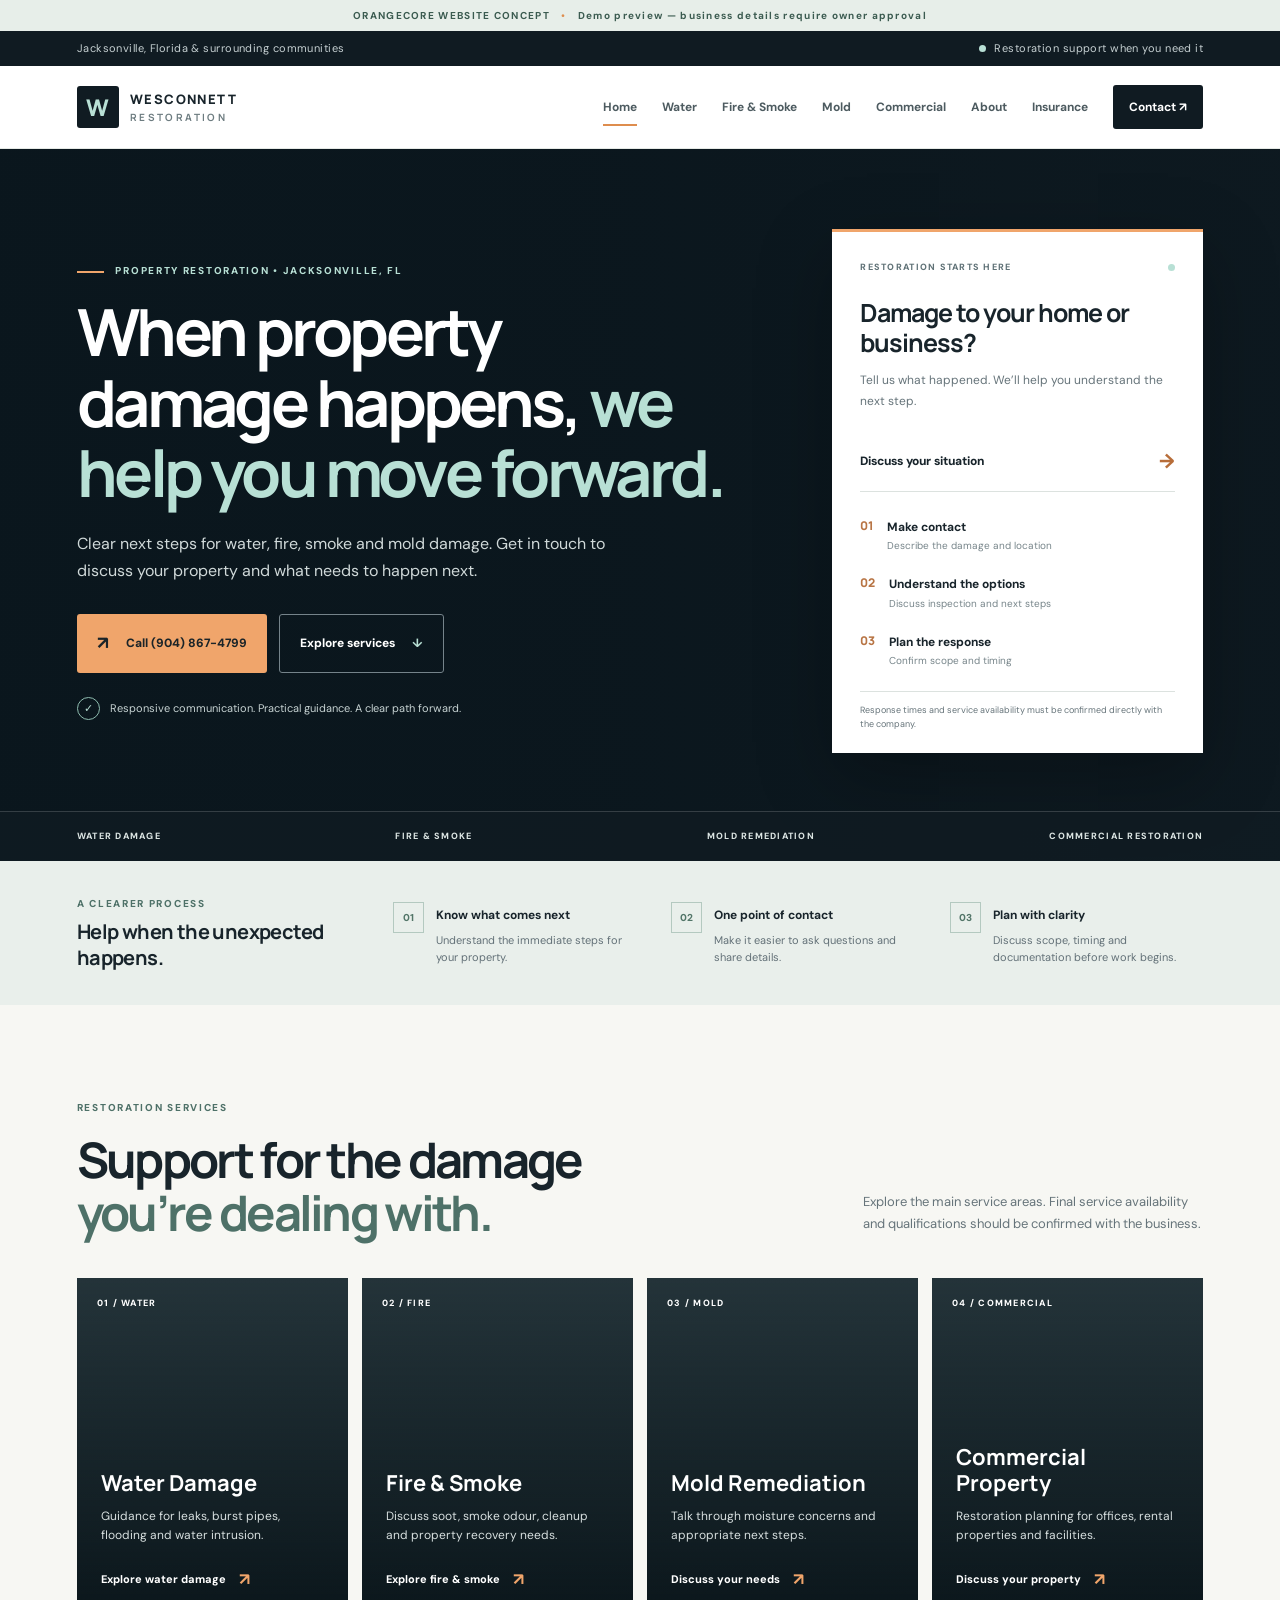
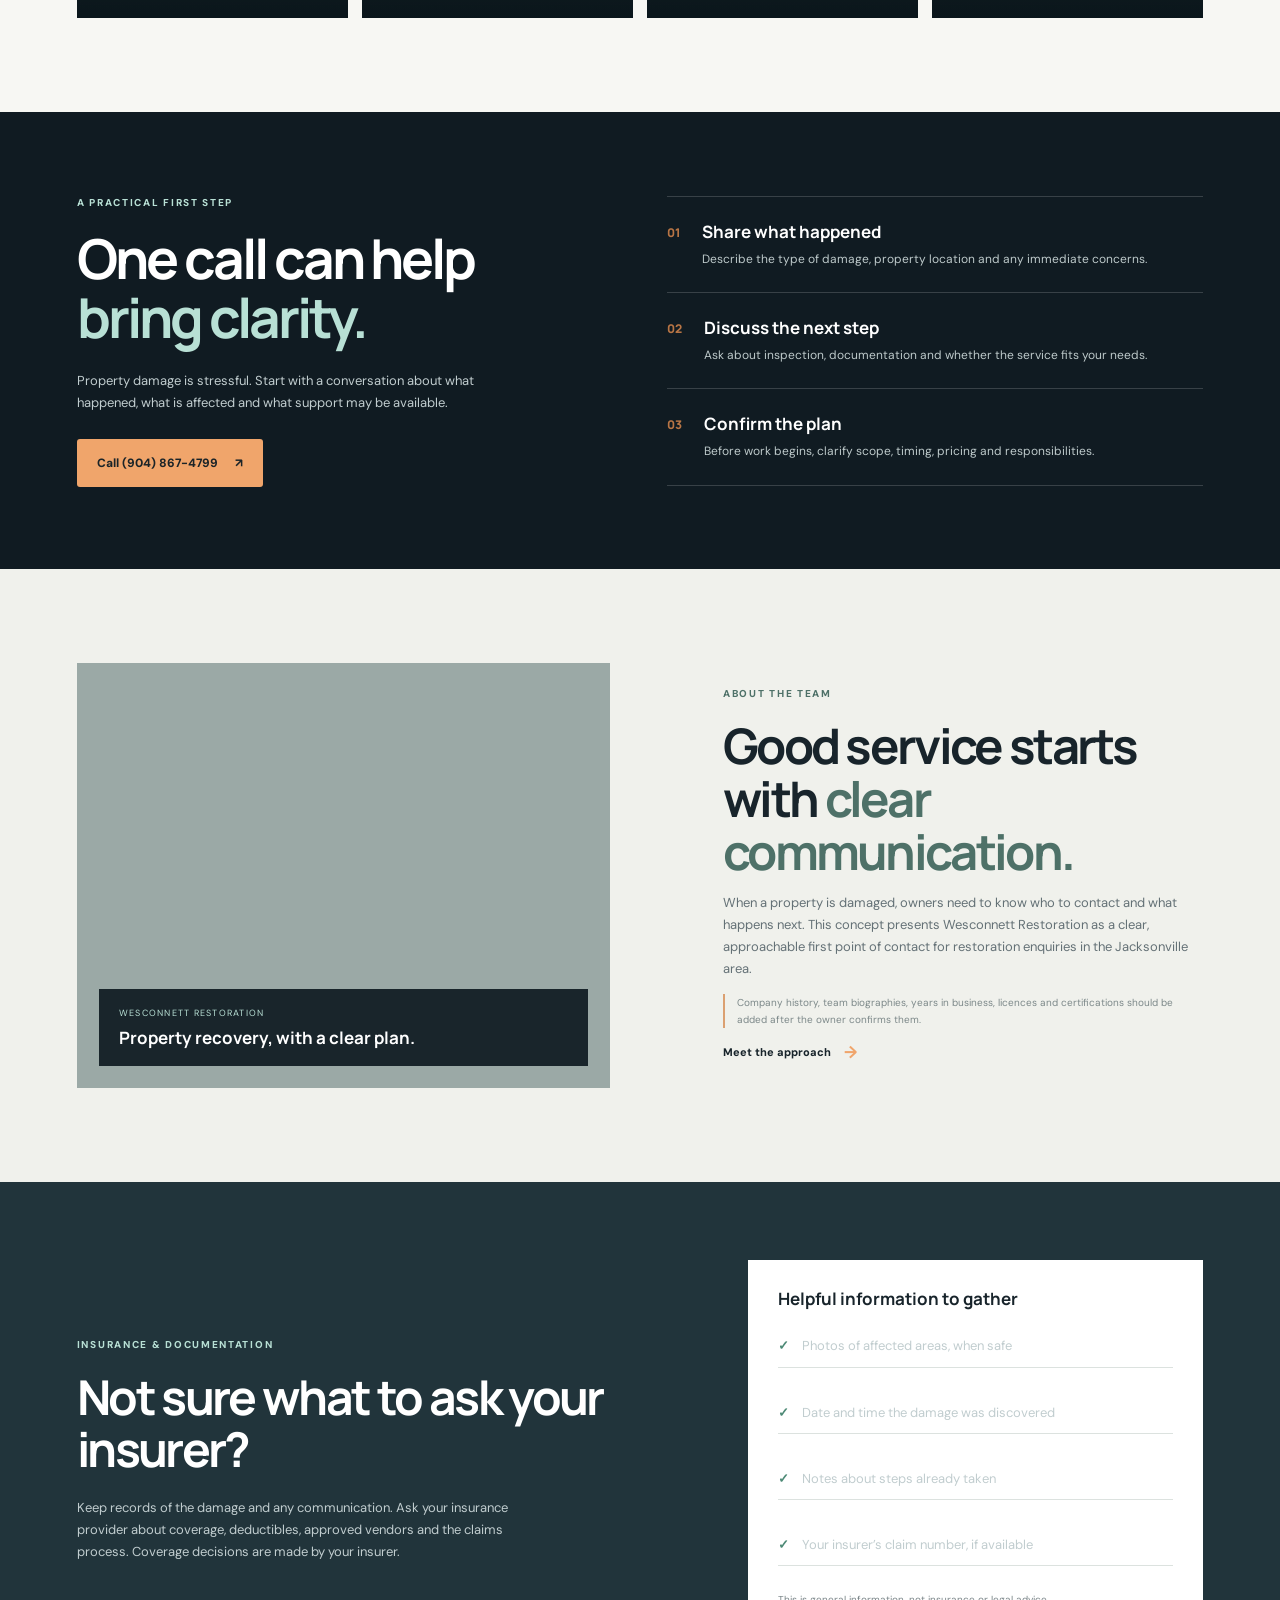
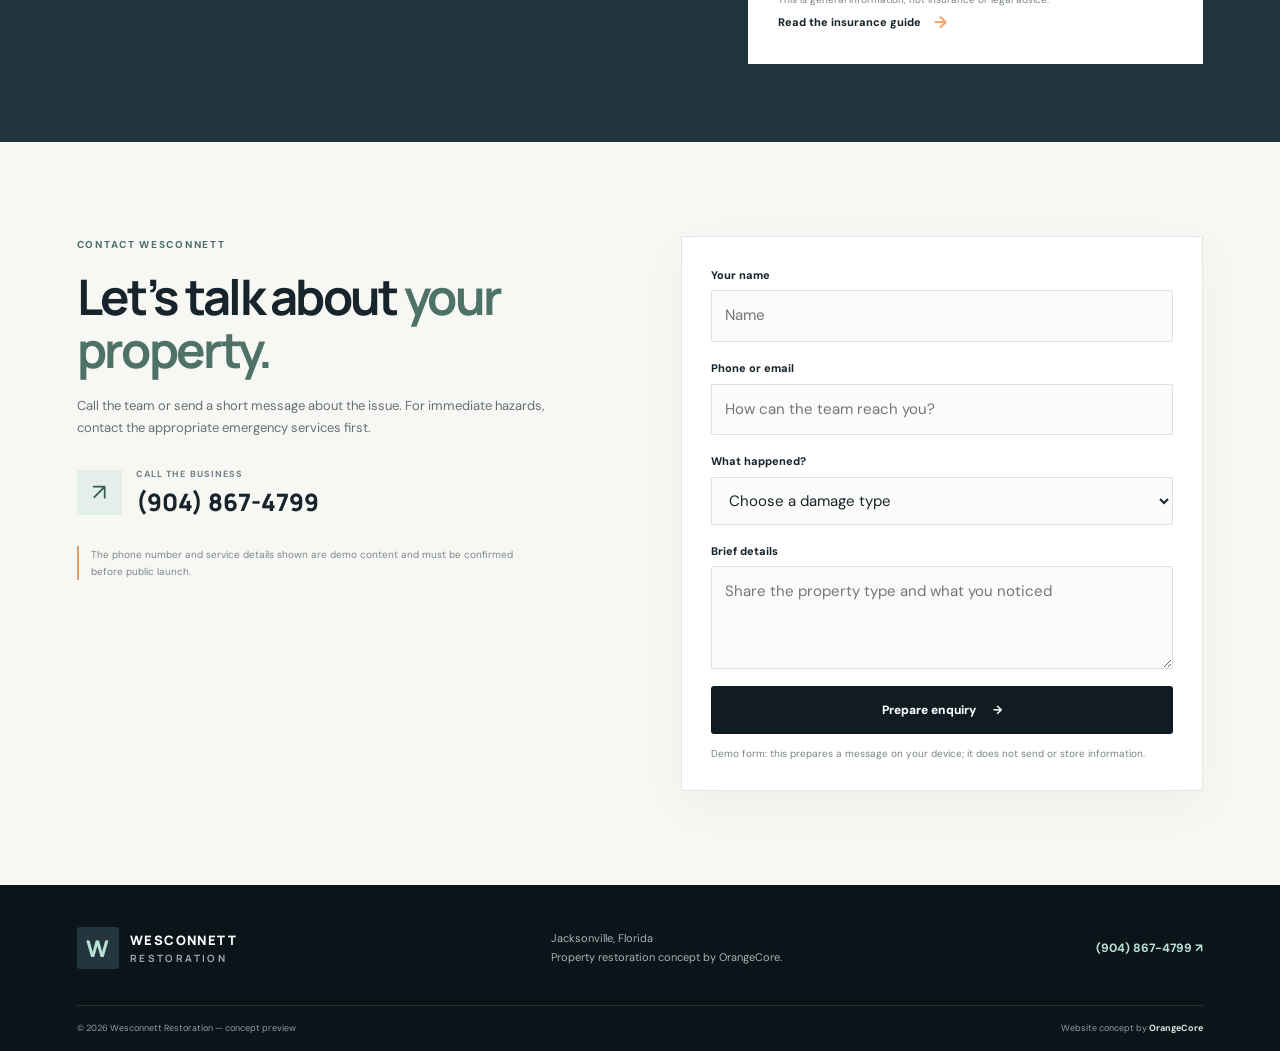
<file: index.html>
<!doctype html>
<html lang="en">
<head>
<meta charset="utf-8"><meta name="viewport" content="width=device-width,initial-scale=1">
<meta name="theme-color" content="#101b22">
<meta name="description" content="Wesconnett Restoration — a website concept for a Jacksonville-area property restoration company.">
<title>Wesconnett Restoration | Jacksonville Restoration Concept</title>
<link rel="preconnect" href="https://fonts.googleapis.com"><link rel="preconnect" href="https://fonts.gstatic.com" crossorigin>
<link href="https://fonts.googleapis.com/css2?family=DM+Sans:wght@400;500;600;700&family=Manrope:wght@400;500;600;700;800&display=swap" rel="stylesheet">
<link rel="stylesheet" href="css/main.css">
</head>
<body>
<div class="concept-bar">ORANGECORE WEBSITE CONCEPT <span>•</span> Demo preview — business details require owner approval</div>
<div class="topline"><div class="wrap top-line-inner"><span>Jacksonville, Florida & surrounding communities</span><span class="availability"><i></i> Restoration support when you need it</span></div></div>
<header class="site-header"><div class="wrap nav-wrap">
<a class="brand" href="index.html" aria-label="Wesconnett Restoration home"><span class="brand-icon">W</span><span class="brand-copy">WESCONNETT <b>RESTORATION</b></span></a>
<button class="menu-toggle" aria-label="Open navigation" aria-expanded="false">☰</button>
<nav class="nav" aria-label="Main navigation">
<a class="active" href="index.html">Home</a><a href="water-damage.html">Water</a><a href="fire-smoke.html">Fire & Smoke</a><a href="mold-remediation.html">Mold</a><a href="commercial-restoration.html">Commercial</a><a href="about.html">About</a><a href="insurance-guide.html">Insurance</a><a class="nav-call" href="contact.html">Contact ↗</a>
</nav></div></header>
<main>
<section class="hero"><div class="hero-shade"></div><div class="wrap hero-grid"><div class="hero-copy">
<div class="eyebrow light"><span></span> PROPERTY RESTORATION • JACKSONVILLE, FL</div>
<h1>When property damage happens, <em>we help you move forward.</em></h1>
<p>Clear next steps for water, fire, smoke and mold damage. Get in touch to discuss your property and what needs to happen next.</p>
<div class="hero-actions"><a class="btn btn-accent" href="tel:+19048674799"><span class="phone-symbol">↗</span> Call (904) 867-4799</a><a class="btn btn-ghost" href="#services">Explore services <span>↓</span></a></div>
<div class="hero-note"><span class="shield">✓</span><span>Responsive communication. Practical guidance. A clear path forward.</span></div>
</div><div class="hero-card"><div class="card-top"><span class="card-kicker">RESTORATION STARTS HERE</span><span class="pulse"></span></div><h2>Damage to your home or business?</h2><p>Tell us what happened. We’ll help you understand the next step.</p><a class="card-link" href="#contact">Discuss your situation <span>→</span></a><div class="card-divider"></div><div class="mini-step"><span>01</span><div><b>Make contact</b><small>Describe the damage and location</small></div></div><div class="mini-step"><span>02</span><div><b>Understand the options</b><small>Discuss inspection and next steps</small></div></div><div class="mini-step"><span>03</span><div><b>Plan the response</b><small>Confirm scope and timing</small></div></div><p class="demo-disclaimer">Response times and service availability must be confirmed directly with the company.</p></div></div><div class="hero-bottom"><div class="wrap hero-bottom-inner"><span>WATER DAMAGE</span><span>FIRE & SMOKE</span><span>MOLD REMEDIATION</span><span>COMMERCIAL RESTORATION</span></div></div></section>
<section class="trust-strip"><div class="wrap trust-grid"><div class="trust-intro"><span class="eyebrow">A CLEARER PROCESS</span><h2>Help when the unexpected happens.</h2></div><div class="trust-item"><span class="trust-icon">01</span><div><b>Know what comes next</b><p>Understand the immediate steps for your property.</p></div></div><div class="trust-item"><span class="trust-icon">02</span><div><b>One point of contact</b><p>Make it easier to ask questions and share details.</p></div></div><div class="trust-item"><span class="trust-icon">03</span><div><b>Plan with clarity</b><p>Discuss scope, timing and documentation before work begins.</p></div></div></div></section>
<section id="services" class="section services-section"><div class="wrap"><div class="section-heading"><div><span class="eyebrow">RESTORATION SERVICES</span><h2>Support for the damage<br><em>you’re dealing with.</em></h2></div><p>Explore the main service areas. Final service availability and qualifications should be confirmed with the business.</p></div><div class="service-grid">
<a class="service-card water-card" href="water-damage.html"><div class="service-number">01 / WATER</div><div class="service-content"><h3>Water Damage</h3><p>Guidance for leaks, burst pipes, flooding and water intrusion.</p><span class="text-link">Explore water damage <b>↗</b></span></div></a>
<a class="service-card fire-card" href="fire-smoke.html"><div class="service-number">02 / FIRE</div><div class="service-content"><h3>Fire & Smoke</h3><p>Discuss soot, smoke odour, cleanup and property recovery needs.</p><span class="text-link">Explore fire & smoke <b>↗</b></span></div></a>
<a class="service-card mold-card" href="mold-remediation.html"><div class="service-number">03 / MOLD</div><div class="service-content"><h3>Mold Remediation</h3><p>Talk through moisture concerns and appropriate next steps.</p><span class="text-link">Discuss your needs <b>↗</b></span></div></a>
<a class="service-card commercial-card" href="commercial-restoration.html"><div class="service-number">04 / COMMERCIAL</div><div class="service-content"><h3>Commercial Property</h3><p>Restoration planning for offices, rental properties and facilities.</p><span class="text-link">Discuss your property <b>↗</b></span></div></a>
</div></div></section>
<section class="process-section"><div class="wrap process-grid"><div class="process-copy"><span class="eyebrow light">A PRACTICAL FIRST STEP</span><h2>One call can help<br><em>bring clarity.</em></h2><p>Property damage is stressful. Start with a conversation about what happened, what is affected and what support may be available.</p><a class="btn btn-accent" href="tel:+19048674799">Call (904) 867-4799 <span>↗</span></a></div><div class="process-list"><div class="process-row"><span>01</span><div><h3>Share what happened</h3><p>Describe the type of damage, property location and any immediate concerns.</p></div></div><div class="process-row"><span>02</span><div><h3>Discuss the next step</h3><p>Ask about inspection, documentation and whether the service fits your needs.</p></div></div><div class="process-row"><span>03</span><div><h3>Confirm the plan</h3><p>Before work begins, clarify scope, timing, pricing and responsibilities.</p></div></div></div></div></section>
<section id="about" class="section about-section"><div class="wrap about-grid"><div class="about-image"><div class="image-caption"><span>WESCONNETT RESTORATION</span><b>Property recovery, with a clear plan.</b></div></div><div class="about-copy"><span class="eyebrow">ABOUT THE TEAM</span><h2>Good service starts with <em>clear communication.</em></h2><p>When a property is damaged, owners need to know who to contact and what happens next. This concept presents Wesconnett Restoration as a clear, approachable first point of contact for restoration enquiries in the Jacksonville area.</p><p class="small-note">Company history, team biographies, years in business, licences and certifications should be added after the owner confirms them.</p><a class="text-link" href="about.html">Meet the approach <b>→</b></a></div></div></section>
<section id="insurance" class="insurance-section"><div class="wrap insurance-grid"><div><span class="eyebrow light">INSURANCE & DOCUMENTATION</span><h2>Not sure what to ask your insurer?</h2><p>Keep records of the damage and any communication. Ask your insurance provider about coverage, deductibles, approved vendors and the claims process. Coverage decisions are made by your insurer.</p></div><div class="insurance-checklist"><h3>Helpful information to gather</h3><p><span>✓</span> Photos of affected areas, when safe</p><p><span>✓</span> Date and time the damage was discovered</p><p><span>✓</span> Notes about steps already taken</p><p><span>✓</span> Your insurer’s claim number, if available</p><small>This is general information, not insurance or legal advice.</small><a class="text-link" href="insurance-guide.html">Read the insurance guide <b>→</b></a></div></div></section>
<section id="contact" class="section contact-section"><div class="wrap contact-grid"><div class="contact-copy"><span class="eyebrow">CONTACT WESCONNETT</span><h2>Let’s talk about <em>your property.</em></h2><p>Call the team or send a short message about the issue. For immediate hazards, contact the appropriate emergency services first.</p><div class="contact-phone"><span class="phone-bubble">↗</span><div><small>CALL THE BUSINESS</small><a href="tel:+19048674799">(904) 867-4799</a></div></div><p class="small-note">The phone number and service details shown are demo content and must be confirmed before public launch.</p></div><form class="contact-form" id="enquiry-form"><label for="name">Your name</label><input id="name" name="name" autocomplete="name" placeholder="Name" required><label for="phone">Phone or email</label><input id="phone" name="phone" placeholder="How can the team reach you?" required><label for="damage">What happened?</label><select id="damage" name="damage" required><option value="">Choose a damage type</option><option>Water damage</option><option>Fire or smoke damage</option><option>Mold concern</option><option>Commercial property</option><option>Other</option></select><label for="message">Brief details</label><textarea id="message" name="message" rows="3" placeholder="Share the property type and what you noticed"></textarea><button class="btn btn-dark" type="submit">Prepare enquiry <span>→</span></button><p class="form-note" id="form-note">Demo form: this prepares a message on your device; it does not send or store information.</p></form></div></section>
</main>
<footer class="site-footer"><div class="wrap footer-main"><a class="brand brand-footer" href="index.html"><span class="brand-icon">W</span><span class="brand-copy">WESCONNETT <b>RESTORATION</b></span></a><p>Jacksonville, Florida<br>Property restoration concept by OrangeCore.</p><a href="tel:+19048674799">(904) 867-4799 ↗</a></div><div class="wrap footer-bottom"><span>© <span class="year">2026</span> Wesconnett Restoration — concept preview</span><span>Website concept by <b>OrangeCore</b></span></div></footer>
<script src="js/main.js"></script>
</body></html>
</file>
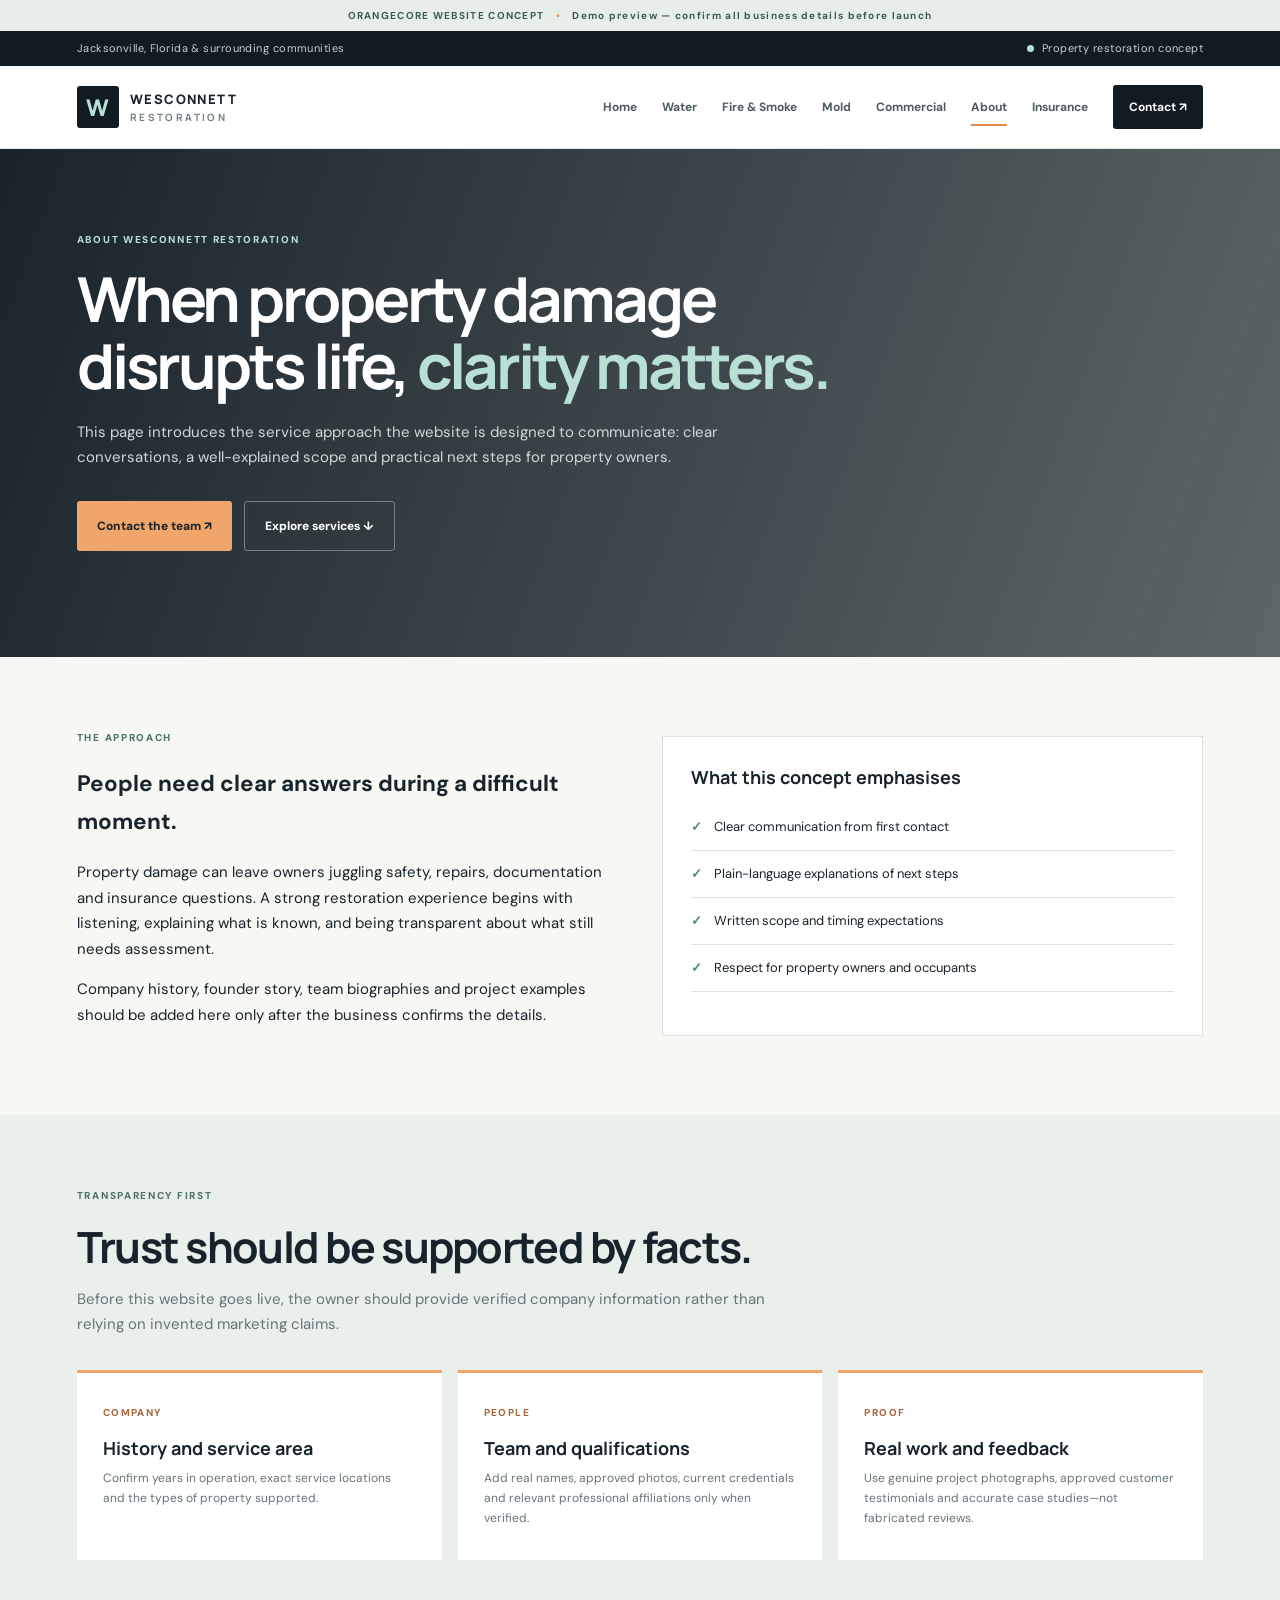
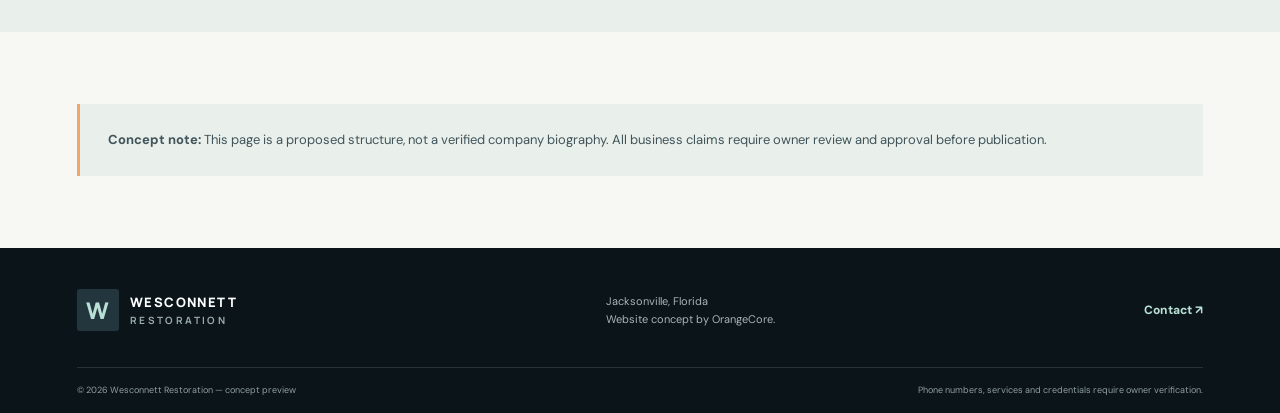
<file: about.html>
<!doctype html>
<html lang="en"><head><meta charset="utf-8"><meta name="viewport" content="width=device-width,initial-scale=1"><meta name="theme-color" content="#101b22"><meta name="description" content="About page concept for Wesconnett Restoration. Company history, staff, qualifications and service claims must be confirmed by the owner."><title>About Wesconnett Restoration | Website Concept</title><link rel="preconnect" href="https://fonts.googleapis.com"><link rel="preconnect" href="https://fonts.gstatic.com" crossorigin><link href="https://fonts.googleapis.com/css2?family=DM+Sans:wght@400;500;600;700&family=Manrope:wght@400;500;600;700;800&display=swap" rel="stylesheet"><link rel="stylesheet" href="css/main.css"><style>
.page-hero{padding:82px 0;color:#fff;background:linear-gradient(110deg,#101b22f5,#101b22a8),url('https://images.unsplash.com/photo-1518709594023-6eab9bab7b23?auto=format&fit=crop&w=1800&q=80') center/cover}.page-hero .wrap{max-width:1160px}.page-hero h1{font:700 clamp(38px,5vw,62px)/1.08 var(--display);letter-spacing:-.05em;max-width:800px;margin:0 0 20px}.page-hero h1 em{font-style:normal;color:var(--teal)}.page-hero p{max-width:660px;color:#d0d9d9}.page-section{padding:72px 0}.page-heading{max-width:720px;margin-bottom:32px}.page-heading h2{font:700 clamp(30px,4vw,43px)/1.15 var(--display);letter-spacing:-.04em;margin:0 0 14px}.page-heading p{color:var(--muted)}.feature-grid{display:grid;grid-template-columns:repeat(3,minmax(0,1fr));gap:16px}.feature-card{background:#fff;padding:26px;border-top:3px solid var(--orange);min-height:190px}.feature-card .num{font-size:10px;font-weight:800;letter-spacing:.14em;color:#a96639}.feature-card h3{font:700 18px/1.25 var(--display);margin:13px 0 8px}.feature-card p{font-size:12px;color:var(--muted);margin:0}.split-panel{display:grid;grid-template-columns:1fr 1fr;gap:44px;align-items:center}.panel-dark{background:var(--navy);color:#fff}.panel-dark p{color:#c4d0d1}.check-list{padding:0;list-style:none}.check-list li{padding:12px 0;border-bottom:1px solid var(--line);font-size:13px}.check-list li:before{content:'✓';font-weight:800;color:#4e8977;margin-right:12px}.panel-dark .check-list li{border-color:#ffffff24}.callout{padding:25px 28px;background:#e9efeb;border-left:3px solid var(--orange);color:#40545a;font-size:13px}.stat-row{display:grid;grid-template-columns:repeat(3,1fr);gap:1px;background:#dce2df;margin-top:32px}.stat-row div{background:#fff;padding:23px}.stat-row b{display:block;font:700 17px var(--display);margin-bottom:6px}.stat-row span{font-size:11px;color:var(--muted)}.guide-steps{counter-reset:guide;display:grid;grid-template-columns:1fr 1fr;gap:14px}.guide-step{background:#fff;padding:25px 25px 25px 64px;position:relative}.guide-step:before{counter-increment:guide;content:counter(guide,decimal-leading-zero);position:absolute;left:22px;top:25px;font:800 12px var(--display);color:#b87545}.guide-step h3{font:700 17px var(--display);margin:0 0 8px}.guide-step p{font-size:12px;color:var(--muted);margin:0}.about-band{background:#e9efeb}.contact-info-card{padding:28px;background:#fff;border:1px solid var(--line)}.contact-info-card h3{font:700 18px var(--display);margin:0 0 12px}.contact-info-card p{font-size:12px;color:var(--muted)}.contact-form{border-top:3px solid var(--orange)}.site-footer .nav{display:none}@media(max-width:760px){.page-hero{padding:62px 0}.page-section{padding:54px 0}.feature-grid,.split-panel,.guide-steps{grid-template-columns:1fr}.split-panel{gap:24px}.stat-row{grid-template-columns:1fr}.guide-step{padding-left:59px}.feature-card{min-height:0}}
</style></head><body><div class="concept-bar">ORANGECORE WEBSITE CONCEPT <span>•</span> Demo preview — confirm all business details before launch</div><div class="topline"><div class="wrap top-line-inner"><span>Jacksonville, Florida & surrounding communities</span><span class="availability"><i></i> Property restoration concept</span></div></div><header class="site-header"><div class="wrap nav-wrap"><a class="brand" href="index.html" aria-label="Wesconnett Restoration home"><span class="brand-icon">W</span><span class="brand-copy">WESCONNETT <b>RESTORATION</b></span></a><button class="menu-toggle" aria-label="Open navigation" aria-expanded="false">☰</button><nav class="nav" aria-label="Main navigation"><a  href="index.html">Home</a><a  href="water-damage.html">Water</a><a  href="fire-smoke.html">Fire & Smoke</a><a  href="mold-remediation.html">Mold</a><a  href="commercial-restoration.html">Commercial</a><a class="active" href="about.html">About</a><a  href="insurance-guide.html">Insurance</a><a class="nav-call " href="contact.html">Contact ↗</a></nav></div></header><main><section class="page-hero" style="background-image:linear-gradient(110deg,#101b22f5,#101b22a8),url('https://images.unsplash.com/photo-1600607687939-ce8a6c25118c?auto=format&fit=crop&w=1800&q=80')"><div class="wrap"><span class="eyebrow light">ABOUT WESCONNETT RESTORATION</span><h1>When property damage disrupts life, <em>clarity matters.</em></h1><p>This page introduces the service approach the website is designed to communicate: clear conversations, a well-explained scope and practical next steps for property owners.</p><div class="hero-actions"><a class="btn btn-accent" href="contact.html">Contact the team ↗</a><a class="btn btn-ghost" href="index.html#services">Explore services ↓</a></div></div></section><section class="page-section"><div class="wrap split-panel"><div><span class="eyebrow">THE APPROACH</span><h2>People need clear answers during a difficult moment.</h2><p>Property damage can leave owners juggling safety, repairs, documentation and insurance questions. A strong restoration experience begins with listening, explaining what is known, and being transparent about what still needs assessment.</p><p>Company history, founder story, team biographies and project examples should be added here only after the business confirms the details.</p></div><div class="contact-info-card"><h3>What this concept emphasises</h3><ul class="check-list"><li>Clear communication from first contact</li><li>Plain-language explanations of next steps</li><li>Written scope and timing expectations</li><li>Respect for property owners and occupants</li></ul></div></div></section><section class="page-section about-band"><div class="wrap"><div class="page-heading"><span class="eyebrow">TRANSPARENCY FIRST</span><h2>Trust should be supported by facts.</h2><p>Before this website goes live, the owner should provide verified company information rather than relying on invented marketing claims.</p></div><div class="feature-grid"><article class="feature-card"><span class="num">COMPANY</span><h3>History and service area</h3><p>Confirm years in operation, exact service locations and the types of property supported.</p></article><article class="feature-card"><span class="num">PEOPLE</span><h3>Team and qualifications</h3><p>Add real names, approved photos, current credentials and relevant professional affiliations only when verified.</p></article><article class="feature-card"><span class="num">PROOF</span><h3>Real work and feedback</h3><p>Use genuine project photographs, approved customer testimonials and accurate case studies—not fabricated reviews.</p></article></div></div></section><section class="page-section"><div class="wrap callout"><b>Concept note:</b> This page is a proposed structure, not a verified company biography. All business claims require owner review and approval before publication.</div></section></main><footer class="site-footer"><div class="wrap footer-main"><a class="brand brand-footer" href="index.html"><span class="brand-icon">W</span><span class="brand-copy">WESCONNETT <b>RESTORATION</b></span></a><p>Jacksonville, Florida<br>Website concept by OrangeCore.</p><a href="contact.html">Contact ↗</a></div><div class="wrap footer-bottom"><span>© <span class="year">2026</span> Wesconnett Restoration — concept preview</span><span>Phone numbers, services and credentials require owner verification.</span></div></footer><script src="js/main.js"></script></body></html>
</file>
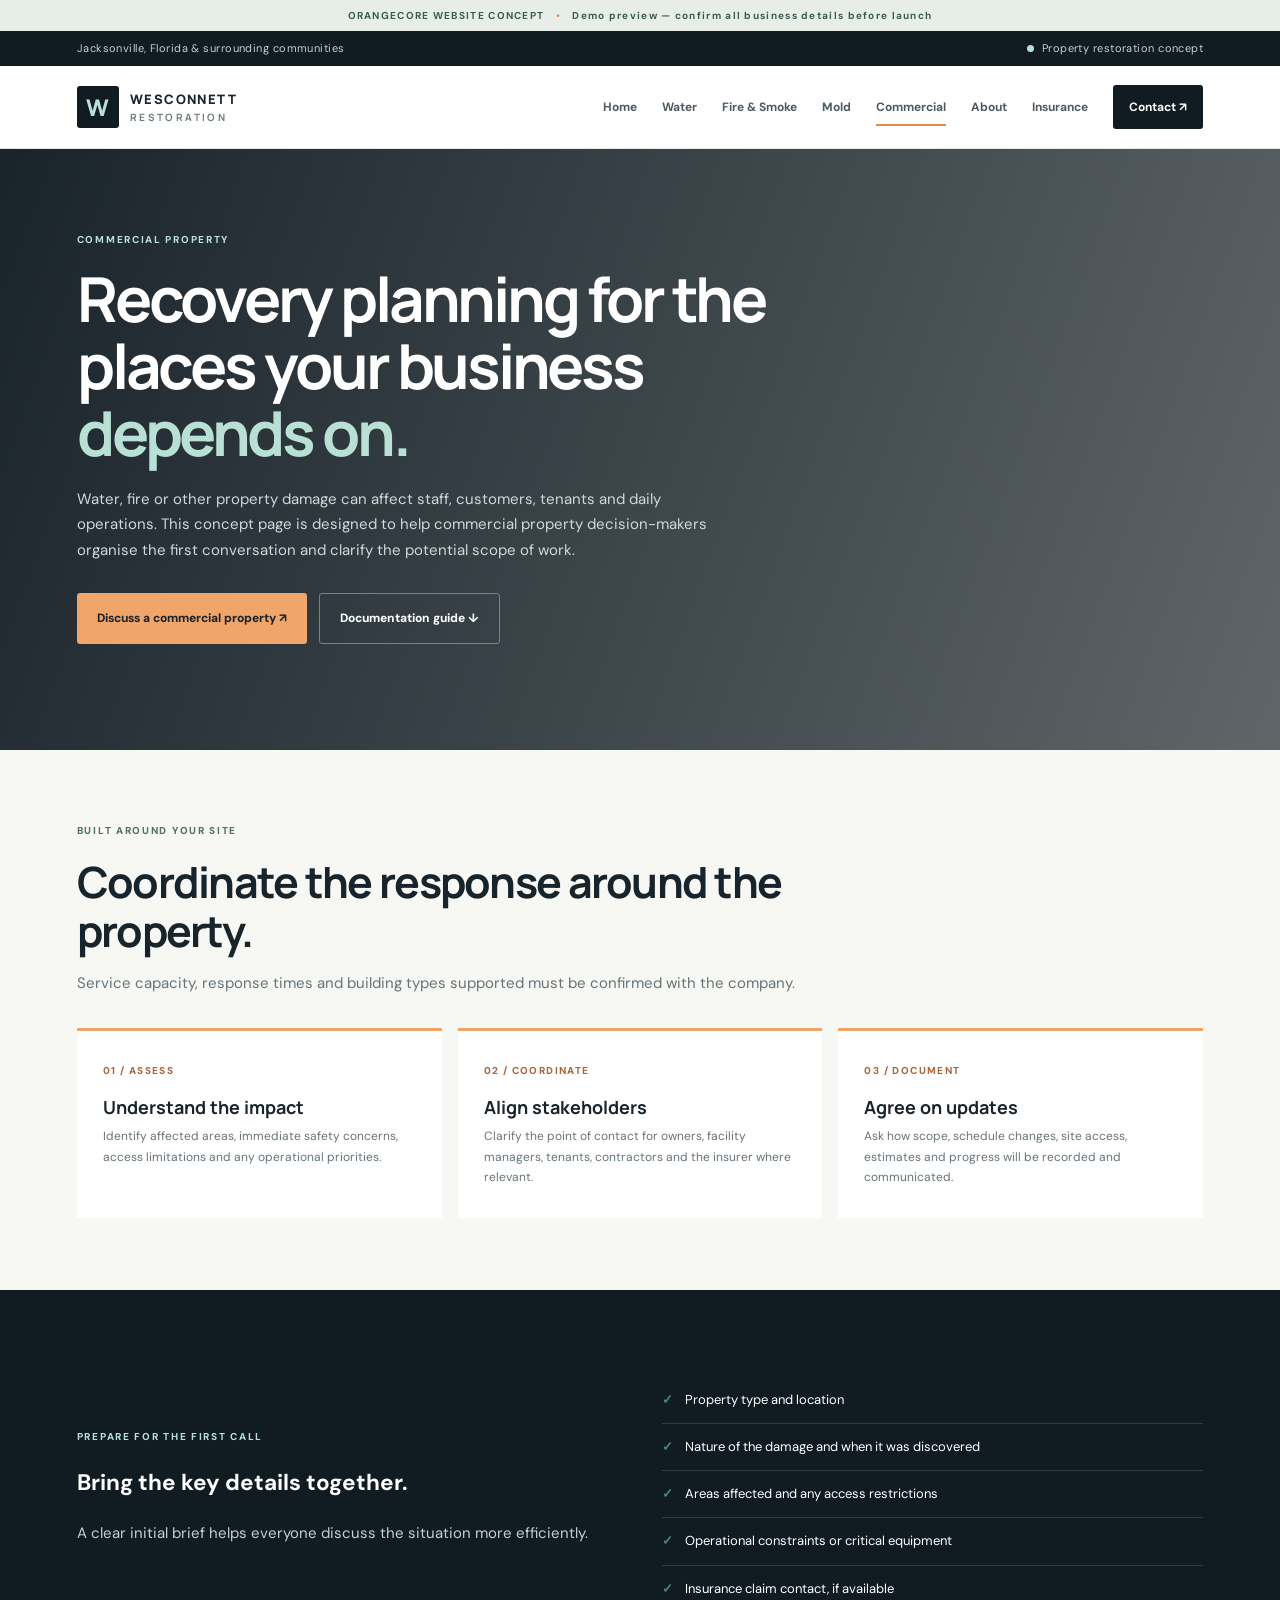
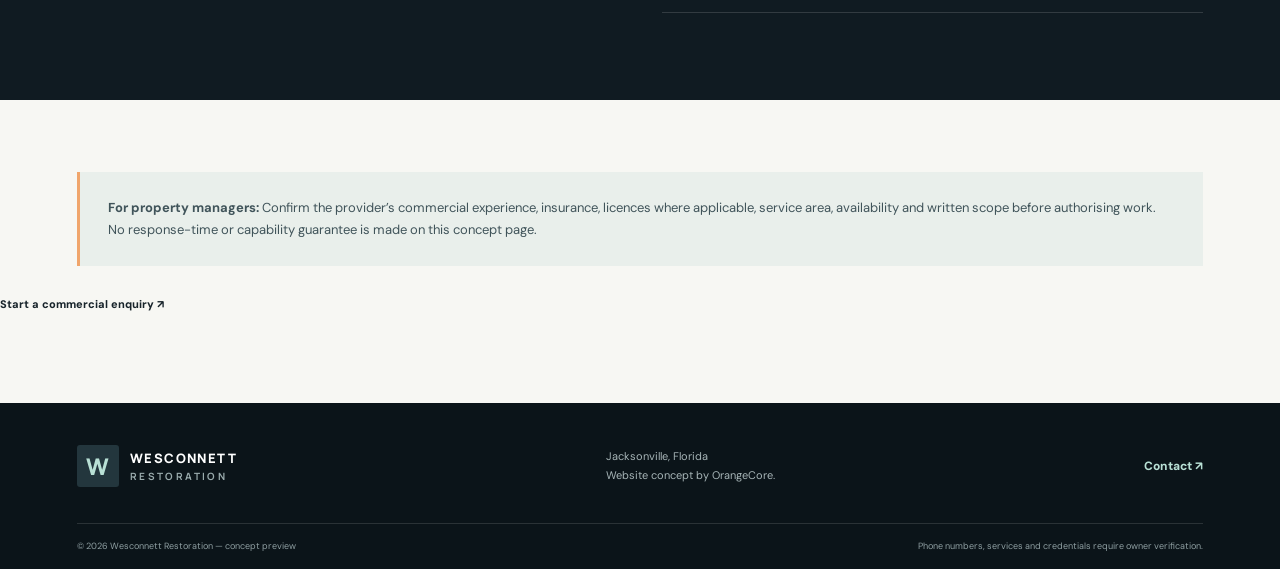
<file: commercial-restoration.html>
<!doctype html>
<html lang="en"><head><meta charset="utf-8"><meta name="viewport" content="width=device-width,initial-scale=1"><meta name="theme-color" content="#101b22"><meta name="description" content="Commercial property restoration planning concept for Jacksonville, Florida. Verify service coverage and business details before launch."><title>Commercial Property Restoration | Wesconnett Restoration</title><link rel="preconnect" href="https://fonts.googleapis.com"><link rel="preconnect" href="https://fonts.gstatic.com" crossorigin><link href="https://fonts.googleapis.com/css2?family=DM+Sans:wght@400;500;600;700&family=Manrope:wght@400;500;600;700;800&display=swap" rel="stylesheet"><link rel="stylesheet" href="css/main.css"><style>
.page-hero{padding:82px 0;color:#fff;background:linear-gradient(110deg,#101b22f5,#101b22a8),url('https://images.unsplash.com/photo-1518709594023-6eab9bab7b23?auto=format&fit=crop&w=1800&q=80') center/cover}.page-hero .wrap{max-width:1160px}.page-hero h1{font:700 clamp(38px,5vw,62px)/1.08 var(--display);letter-spacing:-.05em;max-width:800px;margin:0 0 20px}.page-hero h1 em{font-style:normal;color:var(--teal)}.page-hero p{max-width:660px;color:#d0d9d9}.page-section{padding:72px 0}.page-heading{max-width:720px;margin-bottom:32px}.page-heading h2{font:700 clamp(30px,4vw,43px)/1.15 var(--display);letter-spacing:-.04em;margin:0 0 14px}.page-heading p{color:var(--muted)}.feature-grid{display:grid;grid-template-columns:repeat(3,minmax(0,1fr));gap:16px}.feature-card{background:#fff;padding:26px;border-top:3px solid var(--orange);min-height:190px}.feature-card .num{font-size:10px;font-weight:800;letter-spacing:.14em;color:#a96639}.feature-card h3{font:700 18px/1.25 var(--display);margin:13px 0 8px}.feature-card p{font-size:12px;color:var(--muted);margin:0}.split-panel{display:grid;grid-template-columns:1fr 1fr;gap:44px;align-items:center}.panel-dark{background:var(--navy);color:#fff}.panel-dark p{color:#c4d0d1}.check-list{padding:0;list-style:none}.check-list li{padding:12px 0;border-bottom:1px solid var(--line);font-size:13px}.check-list li:before{content:'✓';font-weight:800;color:#4e8977;margin-right:12px}.panel-dark .check-list li{border-color:#ffffff24}.callout{padding:25px 28px;background:#e9efeb;border-left:3px solid var(--orange);color:#40545a;font-size:13px}.stat-row{display:grid;grid-template-columns:repeat(3,1fr);gap:1px;background:#dce2df;margin-top:32px}.stat-row div{background:#fff;padding:23px}.stat-row b{display:block;font:700 17px var(--display);margin-bottom:6px}.stat-row span{font-size:11px;color:var(--muted)}.guide-steps{counter-reset:guide;display:grid;grid-template-columns:1fr 1fr;gap:14px}.guide-step{background:#fff;padding:25px 25px 25px 64px;position:relative}.guide-step:before{counter-increment:guide;content:counter(guide,decimal-leading-zero);position:absolute;left:22px;top:25px;font:800 12px var(--display);color:#b87545}.guide-step h3{font:700 17px var(--display);margin:0 0 8px}.guide-step p{font-size:12px;color:var(--muted);margin:0}.about-band{background:#e9efeb}.contact-info-card{padding:28px;background:#fff;border:1px solid var(--line)}.contact-info-card h3{font:700 18px var(--display);margin:0 0 12px}.contact-info-card p{font-size:12px;color:var(--muted)}.contact-form{border-top:3px solid var(--orange)}.site-footer .nav{display:none}@media(max-width:760px){.page-hero{padding:62px 0}.page-section{padding:54px 0}.feature-grid,.split-panel,.guide-steps{grid-template-columns:1fr}.split-panel{gap:24px}.stat-row{grid-template-columns:1fr}.guide-step{padding-left:59px}.feature-card{min-height:0}}
</style></head><body><div class="concept-bar">ORANGECORE WEBSITE CONCEPT <span>•</span> Demo preview — confirm all business details before launch</div><div class="topline"><div class="wrap top-line-inner"><span>Jacksonville, Florida & surrounding communities</span><span class="availability"><i></i> Property restoration concept</span></div></div><header class="site-header"><div class="wrap nav-wrap"><a class="brand" href="index.html" aria-label="Wesconnett Restoration home"><span class="brand-icon">W</span><span class="brand-copy">WESCONNETT <b>RESTORATION</b></span></a><button class="menu-toggle" aria-label="Open navigation" aria-expanded="false">☰</button><nav class="nav" aria-label="Main navigation"><a  href="index.html">Home</a><a  href="water-damage.html">Water</a><a  href="fire-smoke.html">Fire & Smoke</a><a  href="mold-remediation.html">Mold</a><a class="active" href="commercial-restoration.html">Commercial</a><a  href="about.html">About</a><a  href="insurance-guide.html">Insurance</a><a class="nav-call " href="contact.html">Contact ↗</a></nav></div></header><main><section class="page-hero" style="background-image:linear-gradient(110deg,#101b22f5,#101b22a8),url('https://images.unsplash.com/photo-1497366754035-f200968a6e72?auto=format&fit=crop&w=1800&q=80')"><div class="wrap"><span class="eyebrow light">COMMERCIAL PROPERTY</span><h1>Recovery planning for the places your business <em>depends on.</em></h1><p>Water, fire or other property damage can affect staff, customers, tenants and daily operations. This concept page is designed to help commercial property decision-makers organise the first conversation and clarify the potential scope of work.</p><div class="hero-actions"><a class="btn btn-accent" href="contact.html">Discuss a commercial property ↗</a><a class="btn btn-ghost" href="insurance-guide.html">Documentation guide ↓</a></div></div></section><section class="page-section"><div class="wrap"><div class="page-heading"><span class="eyebrow">BUILT AROUND YOUR SITE</span><h2>Coordinate the response around the property.</h2><p>Service capacity, response times and building types supported must be confirmed with the company.</p></div><div class="feature-grid"><article class="feature-card"><span class="num">01 / ASSESS</span><h3>Understand the impact</h3><p>Identify affected areas, immediate safety concerns, access limitations and any operational priorities.</p></article><article class="feature-card"><span class="num">02 / COORDINATE</span><h3>Align stakeholders</h3><p>Clarify the point of contact for owners, facility managers, tenants, contractors and the insurer where relevant.</p></article><article class="feature-card"><span class="num">03 / DOCUMENT</span><h3>Agree on updates</h3><p>Ask how scope, schedule changes, site access, estimates and progress will be recorded and communicated.</p></article></div></div></section><section class="page-section panel-dark"><div class="wrap split-panel"><div><span class="eyebrow light">PREPARE FOR THE FIRST CALL</span><h2>Bring the key details together.</h2><p>A clear initial brief helps everyone discuss the situation more efficiently.</p></div><ul class="check-list"><li>Property type and location</li><li>Nature of the damage and when it was discovered</li><li>Areas affected and any access restrictions</li><li>Operational constraints or critical equipment</li><li>Insurance claim contact, if available</li></ul></div></section><section class="page-section"><div class="wrap callout"><b>For property managers:</b> Confirm the provider’s commercial experience, insurance, licences where applicable, service area, availability and written scope before authorising work. No response-time or capability guarantee is made on this concept page.</div><p style="margin-top:25px"><a class="text-link" href="contact.html">Start a commercial enquiry ↗</a></p></section></main><footer class="site-footer"><div class="wrap footer-main"><a class="brand brand-footer" href="index.html"><span class="brand-icon">W</span><span class="brand-copy">WESCONNETT <b>RESTORATION</b></span></a><p>Jacksonville, Florida<br>Website concept by OrangeCore.</p><a href="contact.html">Contact ↗</a></div><div class="wrap footer-bottom"><span>© <span class="year">2026</span> Wesconnett Restoration — concept preview</span><span>Phone numbers, services and credentials require owner verification.</span></div></footer><script src="js/main.js"></script></body></html>
</file>
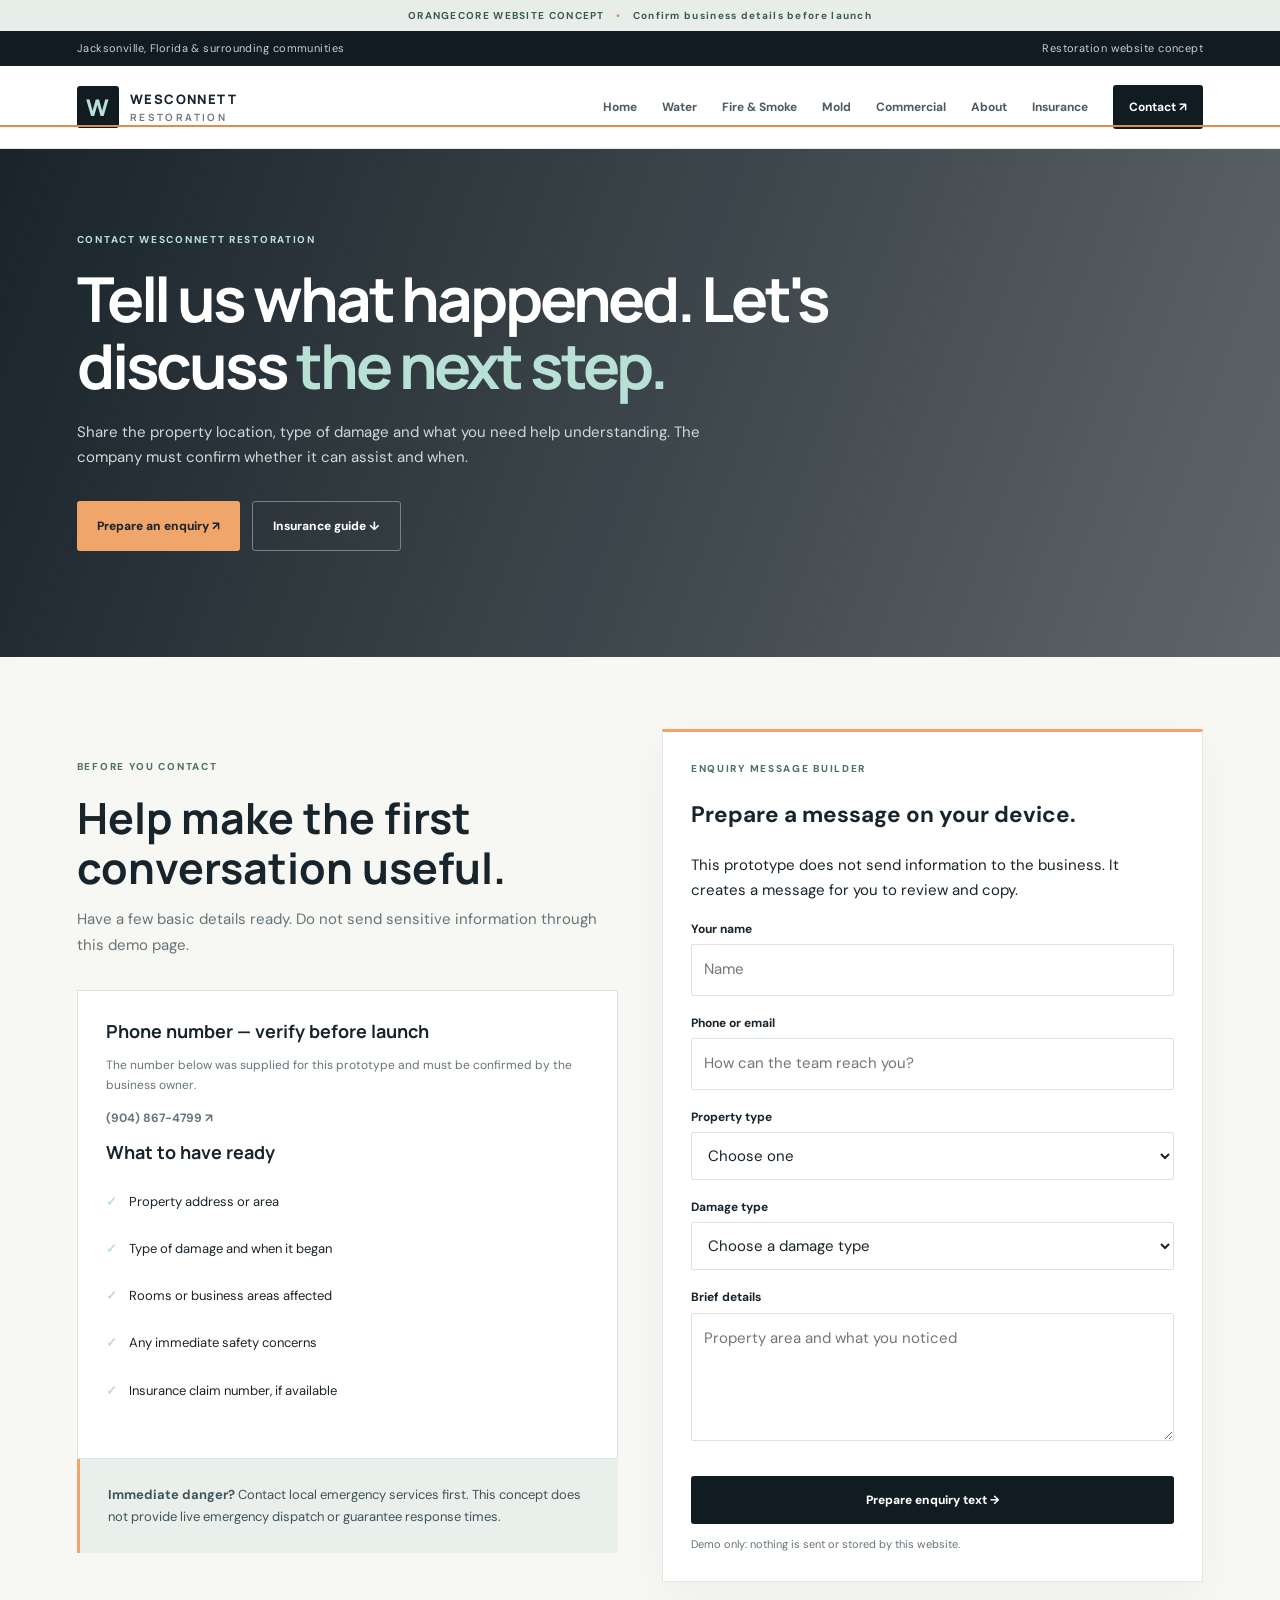
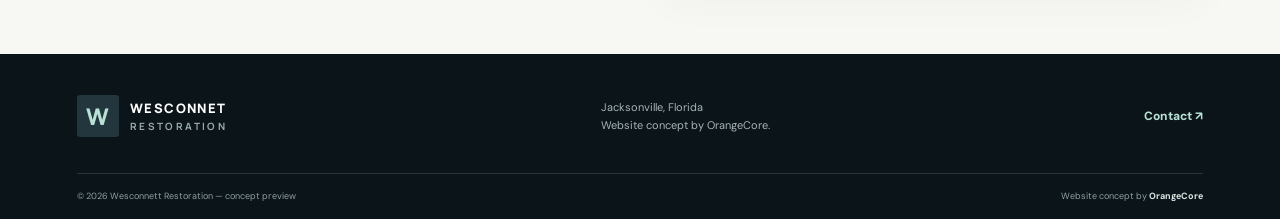
<file: contact.html>
<!doctype html><html lang="en"><head><meta charset="utf-8"><meta name="viewport" content="width=device-width,initial-scale=1"><meta name="theme-color" content="#101b22"><meta name="description" content="Contact page concept for Wesconnett Restoration. Confirm phone numbers and dispatch availability before launch."><title>Contact & Emergency Enquiries | Wesconnett Restoration</title><link rel="preconnect" href="https://fonts.googleapis.com"><link rel="preconnect" href="https://fonts.gstatic.com" crossorigin><link href="https://fonts.googleapis.com/css2?family=DM+Sans:wght@400;500;600;700&family=Manrope:wght@400;500;600;700;800&display=swap" rel="stylesheet"><link rel="stylesheet" href="css/main.css"><style>
.page-hero{padding:82px 0;color:#fff;background:linear-gradient(110deg,#101b22f5,#101b22a8),url('https://images.unsplash.com/photo-1486406146926-c627a92ad1ab?auto=format&fit=crop&w=1800&q=80') center/cover}.page-hero h1{font:700 clamp(38px,5vw,62px)/1.08 var(--display);letter-spacing:-.05em;max-width:800px;margin:0 0 20px}.page-hero h1 em{font-style:normal;color:var(--teal)}.page-hero p{max-width:660px;color:#d0d9d9}.page-section{padding:72px 0}.page-heading{max-width:720px;margin-bottom:32px}.page-heading h2{font:700 clamp(30px,4vw,43px)/1.15 var(--display);margin:0 0 14px}.page-heading p{color:var(--muted)}.feature-grid{display:grid;grid-template-columns:repeat(3,minmax(0,1fr));gap:16px}.feature-card{background:#fff;padding:26px;border-top:3px solid var(--orange);min-height:190px}.feature-card h3{font:700 18px var(--display);margin:13px 0 8px}.feature-card p{font-size:12px;color:var(--muted)}.split-panel{display:grid;grid-template-columns:1fr 1fr;gap:44px;align-items:center}.panel-dark{background:var(--navy);color:#fff}.panel-dark p{color:#c4d0d1}.check-list{padding:0;list-style:none}.check-list li{padding:12px 0;border-bottom:1px solid #ffffff24;font-size:13px}.check-list li:before{content:'✓';font-weight:800;color:var(--teal);margin-right:12px}.guide-steps{counter-reset:guide;display:grid;grid-template-columns:1fr 1fr;gap:14px}.guide-step{background:#fff;padding:25px;position:relative}.guide-step h3{font:700 17px var(--display);margin:0 0 8px}.guide-step p{font-size:12px;color:var(--muted);margin:0}.contact-info-card{padding:28px;background:#fff;border:1px solid var(--line)}.contact-info-card h3{font:700 18px var(--display);margin:0 0 12px}.contact-info-card p{font-size:12px;color:var(--muted)}.contact-form{padding:28px;background:#fff;border-top:3px solid var(--orange)}.contact-form label{display:block;font-size:12px;font-weight:700;margin:12px 0 5px}.contact-form input,.contact-form select,.contact-form textarea{width:100%;padding:12px;border:1px solid var(--line);background:#fff;color:var(--ink);border-radius:2px}.contact-form .btn{margin-top:18px;border:0;cursor:pointer}.form-note{font-size:11px;color:var(--muted)}.callout{padding:25px 28px;background:#e9efeb;border-left:3px solid var(--orange);color:#40545a;font-size:13px}@media(max-width:760px){.page-hero{padding:62px 0}.page-section{padding:54px 0}.feature-grid,.split-panel,.guide-steps{grid-template-columns:1fr}.split-panel{gap:24px}.feature-card{min-height:0}}
</style></head><body><div class="concept-bar">ORANGECORE WEBSITE CONCEPT <span>•</span> Confirm business details before launch</div><div class="topline"><div class="wrap top-line-inner"><span>Jacksonville, Florida & surrounding communities</span><span>Restoration website concept</span></div></div><header class="site-header"><div class="wrap nav-wrap"><a class="brand" href="index.html"><span class="brand-icon">W</span><span class="brand-copy">WESCONNETT <b>RESTORATION</b></span></a><button class="menu-toggle" aria-label="Open navigation" aria-expanded="false">☰</button><nav class="nav" aria-label="Main navigation"><a href="index.html">Home</a><a href="water-damage.html">Water</a><a href="fire-smoke.html">Fire & Smoke</a><a href="mold-remediation.html">Mold</a><a href="commercial-restoration.html">Commercial</a><a href="about.html">About</a><a  href="insurance-guide.html">Insurance</a><a class="nav-call active" href="contact.html">Contact ↗</a></nav></div></header><main><section class="page-hero"><div class="wrap"><span class="eyebrow light">CONTACT WESCONNETT RESTORATION</span><h1>Tell us what happened. Let's discuss <em>the next step.</em></h1><p>Share the property location, type of damage and what you need help understanding. The company must confirm whether it can assist and when.</p><div class="hero-actions"><a class="btn btn-accent" href="#enquiry">Prepare an enquiry ↗</a><a class="btn btn-ghost" href="insurance-guide.html">Insurance guide ↓</a></div></div></section><section class="page-section"><div class="wrap split-panel"><div><div class="page-heading"><span class="eyebrow">BEFORE YOU CONTACT</span><h2>Help make the first conversation useful.</h2><p>Have a few basic details ready. Do not send sensitive information through this demo page.</p></div><div class="contact-info-card"><h3>Phone number — verify before launch</h3><p>The number below was supplied for this prototype and must be confirmed by the business owner.</p><p><a href="tel:+19048674799"><strong>(904) 867-4799 ↗</strong></a></p><h3>What to have ready</h3><ul class="check-list"><li>Property address or area</li><li>Type of damage and when it began</li><li>Rooms or business areas affected</li><li>Any immediate safety concerns</li><li>Insurance claim number, if available</li></ul></div><div class="callout"><b>Immediate danger?</b> Contact local emergency services first. This concept does not provide live emergency dispatch or guarantee response times.</div></div><form class="contact-form" id="enquiry-form"><span class="eyebrow" id="enquiry">ENQUIRY MESSAGE BUILDER</span><h2>Prepare a message on your device.</h2><p>This prototype does not send information to the business. It creates a message for you to review and copy.</p><label for="name">Your name</label><input id="name" name="name" autocomplete="name" placeholder="Name" required><label for="phone">Phone or email</label><input id="phone" name="phone" placeholder="How can the team reach you?" required><label for="property">Property type</label><select id="property" name="property" required><option value="">Choose one</option><option>Residential</option><option>Commercial</option><option>Rental or multi-unit</option><option>Other</option></select><label for="damage">Damage type</label><select id="damage" name="damage" required><option value="">Choose a damage type</option><option>Water damage</option><option>Fire or smoke damage</option><option>Mold or moisture concern</option><option>Other / not sure</option></select><label for="message">Brief details</label><textarea id="message" name="message" rows="4" placeholder="Property area and what you noticed"></textarea><button class="btn btn-dark" type="submit">Prepare enquiry text →</button><p class="form-note" id="form-note" aria-live="polite">Demo only: nothing is sent or stored by this website.</p></form></div></section></main><footer class="site-footer"><div class="wrap footer-main"><a class="brand brand-footer" href="index.html"><span class="brand-icon">W</span><span class="brand-copy">WESCONNET <b>RESTORATION</b></span></a><p>Jacksonville, Florida<br>Website concept by OrangeCore.</p><a href="contact.html">Contact ↗</a></div><div class="wrap footer-bottom"><span>© 2026 Wesconnett Restoration — concept preview</span><span>Website concept by <b>OrangeCore</b></span></div></footer><script src="js/main.js"></script></body></html>
</file>
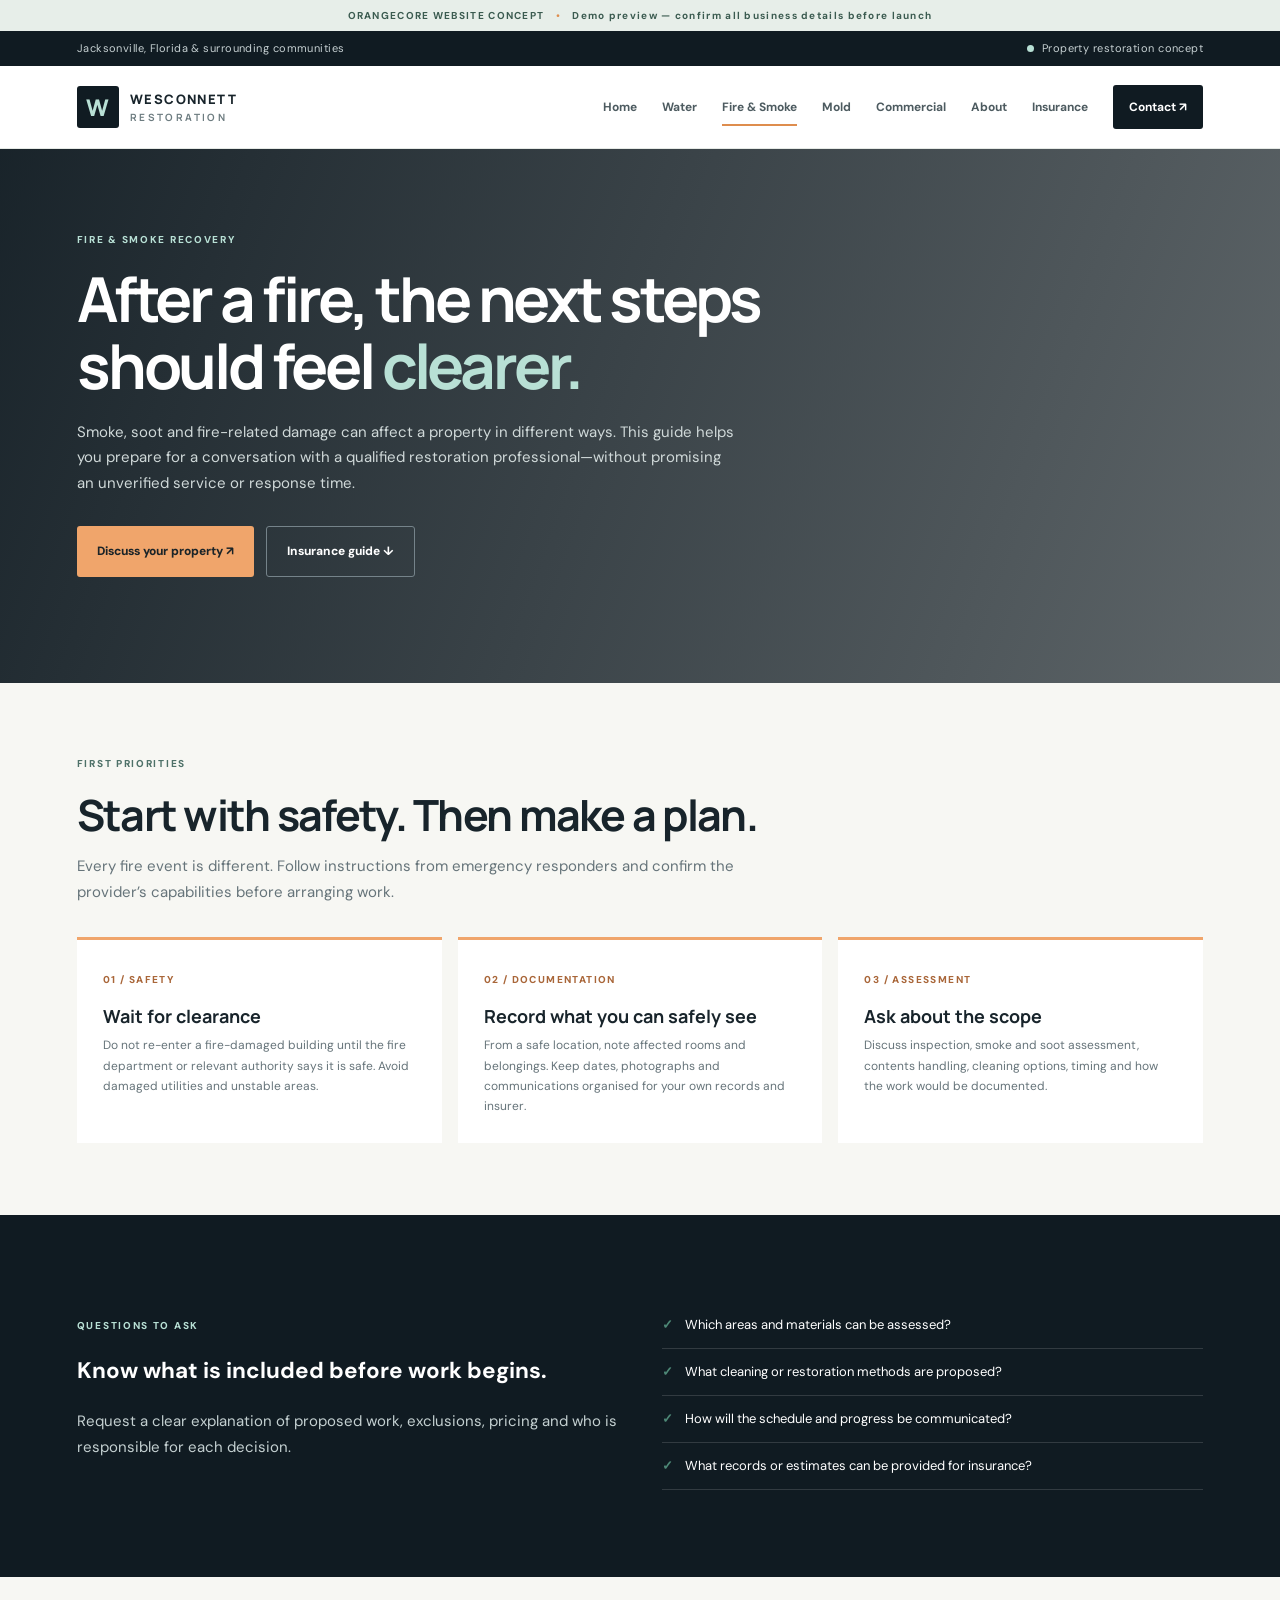
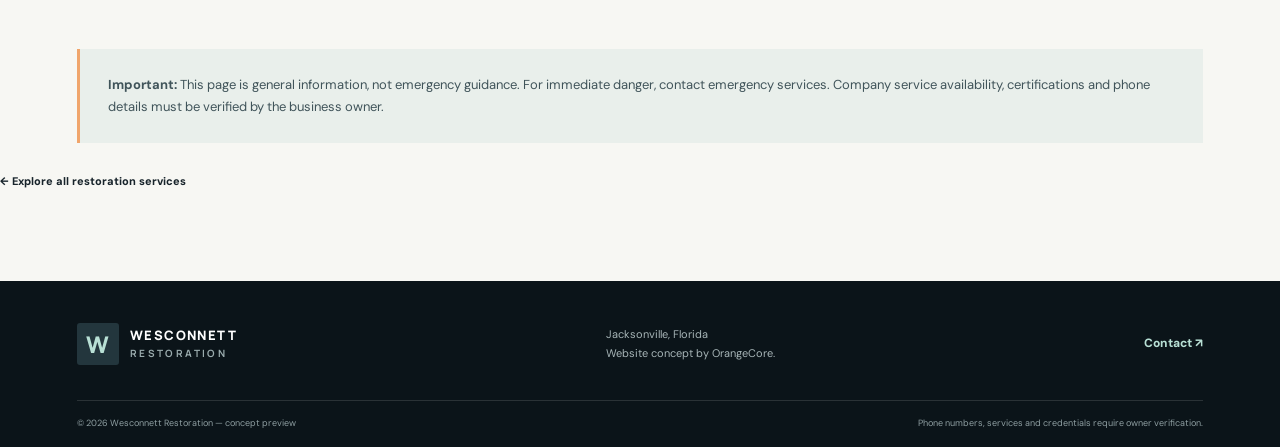
<file: fire-smoke.html>
<!doctype html>
<html lang="en"><head><meta charset="utf-8"><meta name="viewport" content="width=device-width,initial-scale=1"><meta name="theme-color" content="#101b22"><meta name="description" content="Fire and smoke restoration concept page for Jacksonville, Florida. Service details and contact information require business approval."><title>Fire & Smoke Restoration | Wesconnett Restoration</title><link rel="preconnect" href="https://fonts.googleapis.com"><link rel="preconnect" href="https://fonts.gstatic.com" crossorigin><link href="https://fonts.googleapis.com/css2?family=DM+Sans:wght@400;500;600;700&family=Manrope:wght@400;500;600;700;800&display=swap" rel="stylesheet"><link rel="stylesheet" href="css/main.css"><style>
.page-hero{padding:82px 0;color:#fff;background:linear-gradient(110deg,#101b22f5,#101b22a8),url('https://images.unsplash.com/photo-1518709594023-6eab9bab7b23?auto=format&fit=crop&w=1800&q=80') center/cover}.page-hero .wrap{max-width:1160px}.page-hero h1{font:700 clamp(38px,5vw,62px)/1.08 var(--display);letter-spacing:-.05em;max-width:800px;margin:0 0 20px}.page-hero h1 em{font-style:normal;color:var(--teal)}.page-hero p{max-width:660px;color:#d0d9d9}.page-section{padding:72px 0}.page-heading{max-width:720px;margin-bottom:32px}.page-heading h2{font:700 clamp(30px,4vw,43px)/1.15 var(--display);letter-spacing:-.04em;margin:0 0 14px}.page-heading p{color:var(--muted)}.feature-grid{display:grid;grid-template-columns:repeat(3,minmax(0,1fr));gap:16px}.feature-card{background:#fff;padding:26px;border-top:3px solid var(--orange);min-height:190px}.feature-card .num{font-size:10px;font-weight:800;letter-spacing:.14em;color:#a96639}.feature-card h3{font:700 18px/1.25 var(--display);margin:13px 0 8px}.feature-card p{font-size:12px;color:var(--muted);margin:0}.split-panel{display:grid;grid-template-columns:1fr 1fr;gap:44px;align-items:center}.panel-dark{background:var(--navy);color:#fff}.panel-dark p{color:#c4d0d1}.check-list{padding:0;list-style:none}.check-list li{padding:12px 0;border-bottom:1px solid var(--line);font-size:13px}.check-list li:before{content:'✓';font-weight:800;color:#4e8977;margin-right:12px}.panel-dark .check-list li{border-color:#ffffff24}.callout{padding:25px 28px;background:#e9efeb;border-left:3px solid var(--orange);color:#40545a;font-size:13px}.stat-row{display:grid;grid-template-columns:repeat(3,1fr);gap:1px;background:#dce2df;margin-top:32px}.stat-row div{background:#fff;padding:23px}.stat-row b{display:block;font:700 17px var(--display);margin-bottom:6px}.stat-row span{font-size:11px;color:var(--muted)}.guide-steps{counter-reset:guide;display:grid;grid-template-columns:1fr 1fr;gap:14px}.guide-step{background:#fff;padding:25px 25px 25px 64px;position:relative}.guide-step:before{counter-increment:guide;content:counter(guide,decimal-leading-zero);position:absolute;left:22px;top:25px;font:800 12px var(--display);color:#b87545}.guide-step h3{font:700 17px var(--display);margin:0 0 8px}.guide-step p{font-size:12px;color:var(--muted);margin:0}.about-band{background:#e9efeb}.contact-info-card{padding:28px;background:#fff;border:1px solid var(--line)}.contact-info-card h3{font:700 18px var(--display);margin:0 0 12px}.contact-info-card p{font-size:12px;color:var(--muted)}.contact-form{border-top:3px solid var(--orange)}.site-footer .nav{display:none}@media(max-width:760px){.page-hero{padding:62px 0}.page-section{padding:54px 0}.feature-grid,.split-panel,.guide-steps{grid-template-columns:1fr}.split-panel{gap:24px}.stat-row{grid-template-columns:1fr}.guide-step{padding-left:59px}.feature-card{min-height:0}}
</style></head><body><div class="concept-bar">ORANGECORE WEBSITE CONCEPT <span>•</span> Demo preview — confirm all business details before launch</div><div class="topline"><div class="wrap top-line-inner"><span>Jacksonville, Florida & surrounding communities</span><span class="availability"><i></i> Property restoration concept</span></div></div><header class="site-header"><div class="wrap nav-wrap"><a class="brand" href="index.html" aria-label="Wesconnett Restoration home"><span class="brand-icon">W</span><span class="brand-copy">WESCONNETT <b>RESTORATION</b></span></a><button class="menu-toggle" aria-label="Open navigation" aria-expanded="false">☰</button><nav class="nav" aria-label="Main navigation"><a  href="index.html">Home</a><a  href="water-damage.html">Water</a><a class="active" href="fire-smoke.html">Fire & Smoke</a><a  href="mold-remediation.html">Mold</a><a  href="commercial-restoration.html">Commercial</a><a  href="about.html">About</a><a  href="insurance-guide.html">Insurance</a><a class="nav-call " href="contact.html">Contact ↗</a></nav></div></header><main><section class="page-hero" style="background-image:linear-gradient(110deg,#101b22f5,#101b22a8),url('https://images.unsplash.com/photo-1518709594023-6eab9bab7b23?auto=format&fit=crop&w=1800&q=80')"><div class="wrap"><span class="eyebrow light">FIRE & SMOKE RECOVERY</span><h1>After a fire, the next steps should feel <em>clearer.</em></h1><p>Smoke, soot and fire-related damage can affect a property in different ways. This guide helps you prepare for a conversation with a qualified restoration professional—without promising an unverified service or response time.</p><div class="hero-actions"><a class="btn btn-accent" href="contact.html">Discuss your property ↗</a><a class="btn btn-ghost" href="insurance-guide.html">Insurance guide ↓</a></div></div></section><section class="page-section"><div class="wrap"><div class="page-heading"><span class="eyebrow">FIRST PRIORITIES</span><h2>Start with safety. Then make a plan.</h2><p>Every fire event is different. Follow instructions from emergency responders and confirm the provider’s capabilities before arranging work.</p></div><div class="feature-grid"><article class="feature-card"><span class="num">01 / SAFETY</span><h3>Wait for clearance</h3><p>Do not re-enter a fire-damaged building until the fire department or relevant authority says it is safe. Avoid damaged utilities and unstable areas.</p></article><article class="feature-card"><span class="num">02 / DOCUMENTATION</span><h3>Record what you can safely see</h3><p>From a safe location, note affected rooms and belongings. Keep dates, photographs and communications organised for your own records and insurer.</p></article><article class="feature-card"><span class="num">03 / ASSESSMENT</span><h3>Ask about the scope</h3><p>Discuss inspection, smoke and soot assessment, contents handling, cleaning options, timing and how the work would be documented.</p></article></div></div></section><section class="page-section panel-dark"><div class="wrap split-panel"><div><span class="eyebrow light">QUESTIONS TO ASK</span><h2>Know what is included before work begins.</h2><p>Request a clear explanation of proposed work, exclusions, pricing and who is responsible for each decision.</p></div><ul class="check-list"><li>Which areas and materials can be assessed?</li><li>What cleaning or restoration methods are proposed?</li><li>How will the schedule and progress be communicated?</li><li>What records or estimates can be provided for insurance?</li></ul></div></section><section class="page-section"><div class="wrap callout"><b>Important:</b> This page is general information, not emergency guidance. For immediate danger, contact emergency services. Company service availability, certifications and phone details must be verified by the business owner.</div><p style="margin-top:25px"><a class="text-link" href="index.html#services">← Explore all restoration services</a></p></section></main><footer class="site-footer"><div class="wrap footer-main"><a class="brand brand-footer" href="index.html"><span class="brand-icon">W</span><span class="brand-copy">WESCONNETT <b>RESTORATION</b></span></a><p>Jacksonville, Florida<br>Website concept by OrangeCore.</p><a href="contact.html">Contact ↗</a></div><div class="wrap footer-bottom"><span>© <span class="year">2026</span> Wesconnett Restoration — concept preview</span><span>Phone numbers, services and credentials require owner verification.</span></div></footer><script src="js/main.js"></script></body></html>
</file>
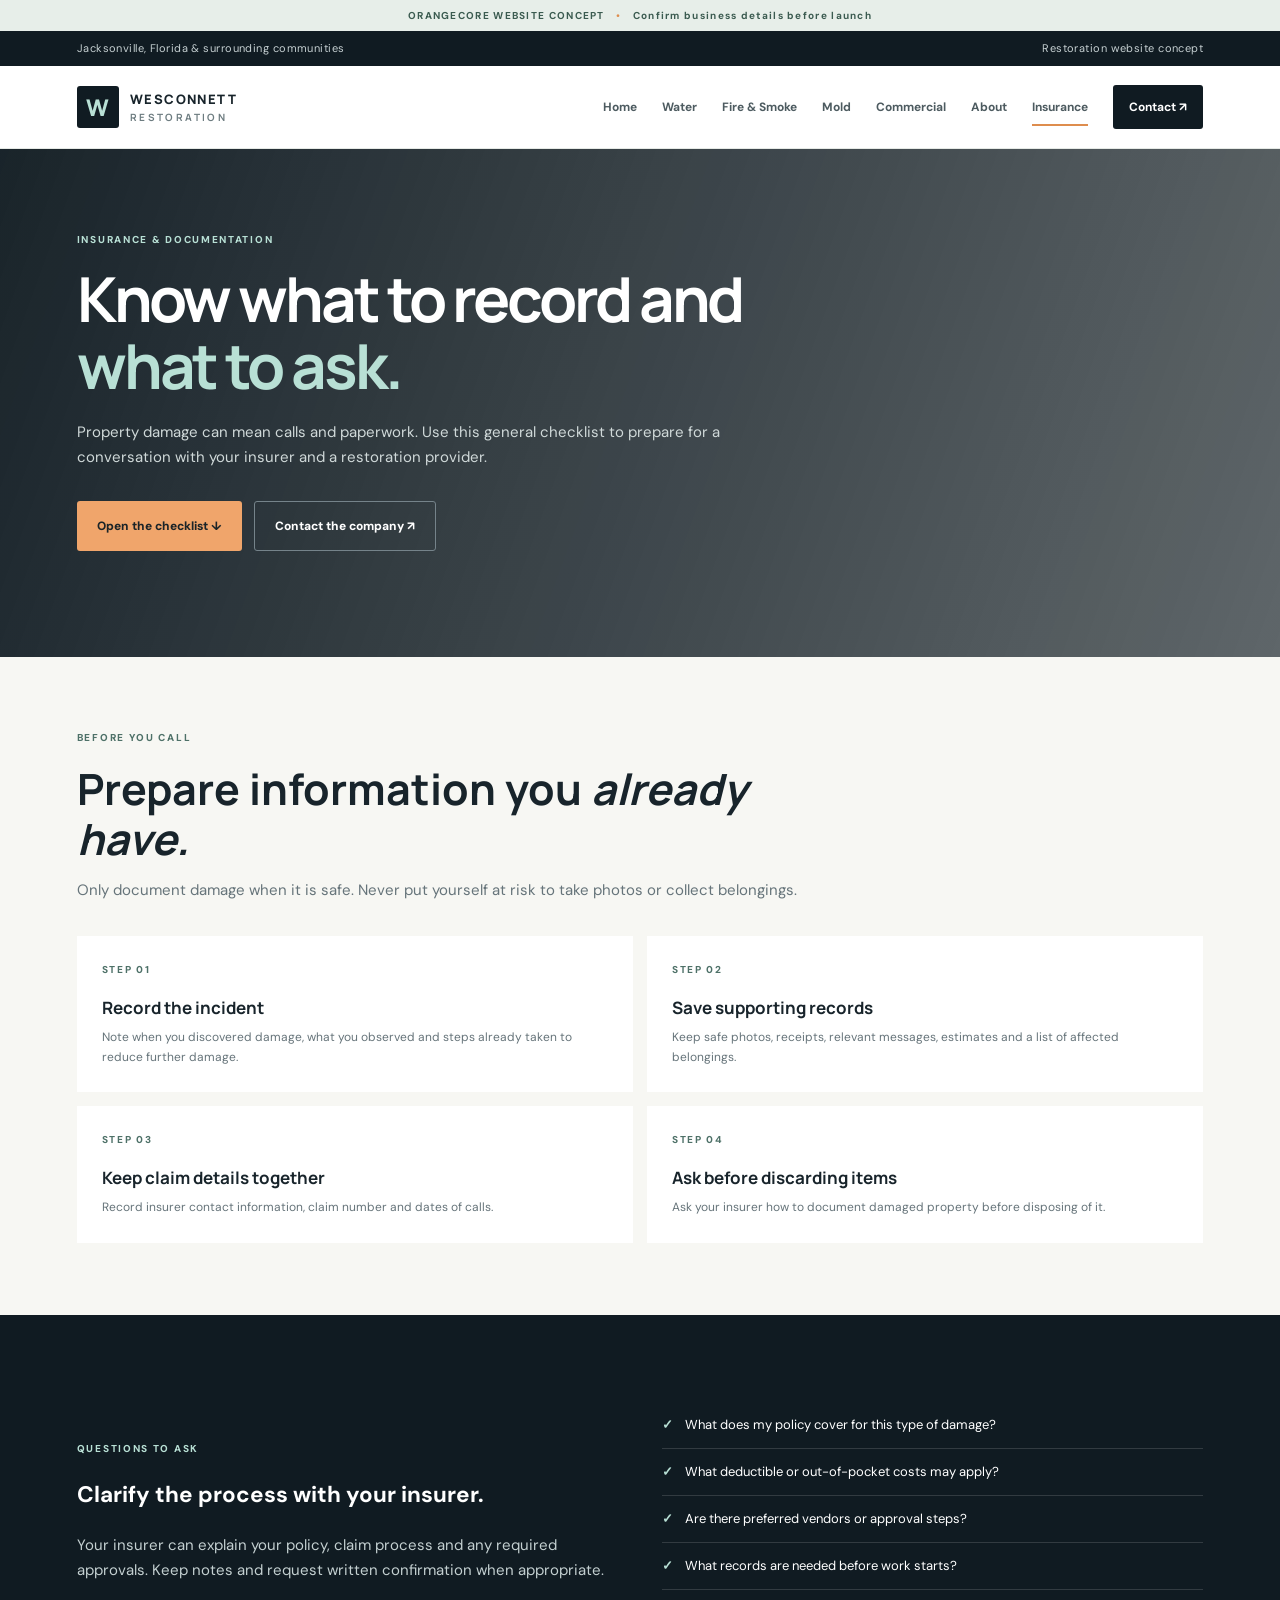
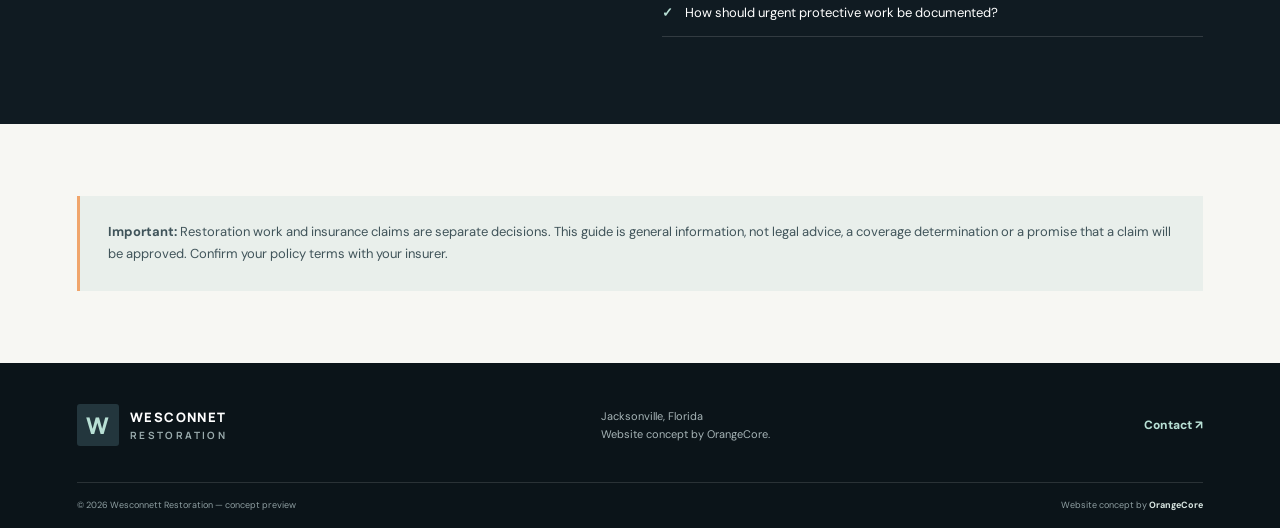
<file: insurance-guide.html>
<!doctype html><html lang="en"><head><meta charset="utf-8"><meta name="viewport" content="width=device-width,initial-scale=1"><meta name="theme-color" content="#101b22"><meta name="description" content="General property damage documentation and insurance questions guide for a restoration website concept."><title>Insurance Claims Guide | Wesconnett Restoration</title><link rel="preconnect" href="https://fonts.googleapis.com"><link rel="preconnect" href="https://fonts.gstatic.com" crossorigin><link href="https://fonts.googleapis.com/css2?family=DM+Sans:wght@400;500;600;700&family=Manrope:wght@400;500;600;700;800&display=swap" rel="stylesheet"><link rel="stylesheet" href="css/main.css"><style>
.page-hero{padding:82px 0;color:#fff;background:linear-gradient(110deg,#101b22f5,#101b22a8),url('https://images.unsplash.com/photo-1450101499163-c8848c66ca85?auto=format&fit=crop&w=1800&q=80') center/cover}.page-hero h1{font:700 clamp(38px,5vw,62px)/1.08 var(--display);letter-spacing:-.05em;max-width:800px;margin:0 0 20px}.page-hero h1 em{font-style:normal;color:var(--teal)}.page-hero p{max-width:660px;color:#d0d9d9}.page-section{padding:72px 0}.page-heading{max-width:720px;margin-bottom:32px}.page-heading h2{font:700 clamp(30px,4vw,43px)/1.15 var(--display);margin:0 0 14px}.page-heading p{color:var(--muted)}.feature-grid{display:grid;grid-template-columns:repeat(3,minmax(0,1fr));gap:16px}.feature-card{background:#fff;padding:26px;border-top:3px solid var(--orange);min-height:190px}.feature-card h3{font:700 18px var(--display);margin:13px 0 8px}.feature-card p{font-size:12px;color:var(--muted)}.split-panel{display:grid;grid-template-columns:1fr 1fr;gap:44px;align-items:center}.panel-dark{background:var(--navy);color:#fff}.panel-dark p{color:#c4d0d1}.check-list{padding:0;list-style:none}.check-list li{padding:12px 0;border-bottom:1px solid #ffffff24;font-size:13px}.check-list li:before{content:'✓';font-weight:800;color:var(--teal);margin-right:12px}.guide-steps{counter-reset:guide;display:grid;grid-template-columns:1fr 1fr;gap:14px}.guide-step{background:#fff;padding:25px;position:relative}.guide-step h3{font:700 17px var(--display);margin:0 0 8px}.guide-step p{font-size:12px;color:var(--muted);margin:0}.contact-info-card{padding:28px;background:#fff;border:1px solid var(--line)}.contact-info-card h3{font:700 18px var(--display);margin:0 0 12px}.contact-info-card p{font-size:12px;color:var(--muted)}.contact-form{padding:28px;background:#fff;border-top:3px solid var(--orange)}.contact-form label{display:block;font-size:12px;font-weight:700;margin:12px 0 5px}.contact-form input,.contact-form select,.contact-form textarea{width:100%;padding:12px;border:1px solid var(--line);background:#fff;color:var(--ink);border-radius:2px}.contact-form .btn{margin-top:18px;border:0;cursor:pointer}.form-note{font-size:11px;color:var(--muted)}.callout{padding:25px 28px;background:#e9efeb;border-left:3px solid var(--orange);color:#40545a;font-size:13px}@media(max-width:760px){.page-hero{padding:62px 0}.page-section{padding:54px 0}.feature-grid,.split-panel,.guide-steps{grid-template-columns:1fr}.split-panel{gap:24px}.feature-card{min-height:0}}
</style></head><body><div class="concept-bar">ORANGECORE WEBSITE CONCEPT <span>•</span> Confirm business details before launch</div><div class="topline"><div class="wrap top-line-inner"><span>Jacksonville, Florida & surrounding communities</span><span>Restoration website concept</span></div></div><header class="site-header"><div class="wrap nav-wrap"><a class="brand" href="index.html"><span class="brand-icon">W</span><span class="brand-copy">WESCONNETT <b>RESTORATION</b></span></a><button class="menu-toggle" aria-label="Open navigation" aria-expanded="false">☰</button><nav class="nav" aria-label="Main navigation"><a href="index.html">Home</a><a href="water-damage.html">Water</a><a href="fire-smoke.html">Fire & Smoke</a><a href="mold-remediation.html">Mold</a><a href="commercial-restoration.html">Commercial</a><a href="about.html">About</a><a class="active" href="insurance-guide.html">Insurance</a><a class="nav-call " href="contact.html">Contact ↗</a></nav></div></header><main><section class="page-hero"><div class="wrap"><span class="eyebrow light">INSURANCE & DOCUMENTATION</span><h1>Know what to record and <em>what to ask.</em></h1><p>Property damage can mean calls and paperwork. Use this general checklist to prepare for a conversation with your insurer and a restoration provider.</p><div class="hero-actions"><a class="btn btn-accent" href="#checklist">Open the checklist ↓</a><a class="btn btn-ghost" href="contact.html">Contact the company ↗</a></div></div></section><section class="page-section" id="checklist"><div class="wrap"><div class="page-heading"><span class="eyebrow">BEFORE YOU CALL</span><h2>Prepare information you <em>already have.</em></h2><p>Only document damage when it is safe. Never put yourself at risk to take photos or collect belongings.</p></div><div class="guide-steps"><article class="guide-step"><span class="eyebrow">STEP 01</span><h3>Record the incident</h3><p>Note when you discovered damage, what you observed and steps already taken to reduce further damage.</p></article><article class="guide-step"><span class="eyebrow">STEP 02</span><h3>Save supporting records</h3><p>Keep safe photos, receipts, relevant messages, estimates and a list of affected belongings.</p></article><article class="guide-step"><span class="eyebrow">STEP 03</span><h3>Keep claim details together</h3><p>Record insurer contact information, claim number and dates of calls.</p></article><article class="guide-step"><span class="eyebrow">STEP 04</span><h3>Ask before discarding items</h3><p>Ask your insurer how to document damaged property before disposing of it.</p></article></div></div></section><section class="page-section panel-dark"><div class="wrap split-panel"><div><span class="eyebrow light">QUESTIONS TO ASK</span><h2>Clarify the process with your insurer.</h2><p>Your insurer can explain your policy, claim process and any required approvals. Keep notes and request written confirmation when appropriate.</p></div><ul class="check-list"><li>What does my policy cover for this type of damage?</li><li>What deductible or out-of-pocket costs may apply?</li><li>Are there preferred vendors or approval steps?</li><li>What records are needed before work starts?</li><li>How should urgent protective work be documented?</li></ul></div></section><section class="page-section"><div class="wrap callout"><strong>Important:</strong> Restoration work and insurance claims are separate decisions. This guide is general information, not legal advice, a coverage determination or a promise that a claim will be approved. Confirm your policy terms with your insurer.</div></section></main><footer class="site-footer"><div class="wrap footer-main"><a class="brand brand-footer" href="index.html"><span class="brand-icon">W</span><span class="brand-copy">WESCONNET <b>RESTORATION</b></span></a><p>Jacksonville, Florida<br>Website concept by OrangeCore.</p><a href="contact.html">Contact ↗</a></div><div class="wrap footer-bottom"><span>© 2026 Wesconnett Restoration — concept preview</span><span>Website concept by <b>OrangeCore</b></span></div></footer><script src="js/main.js"></script></body></html>
</file>
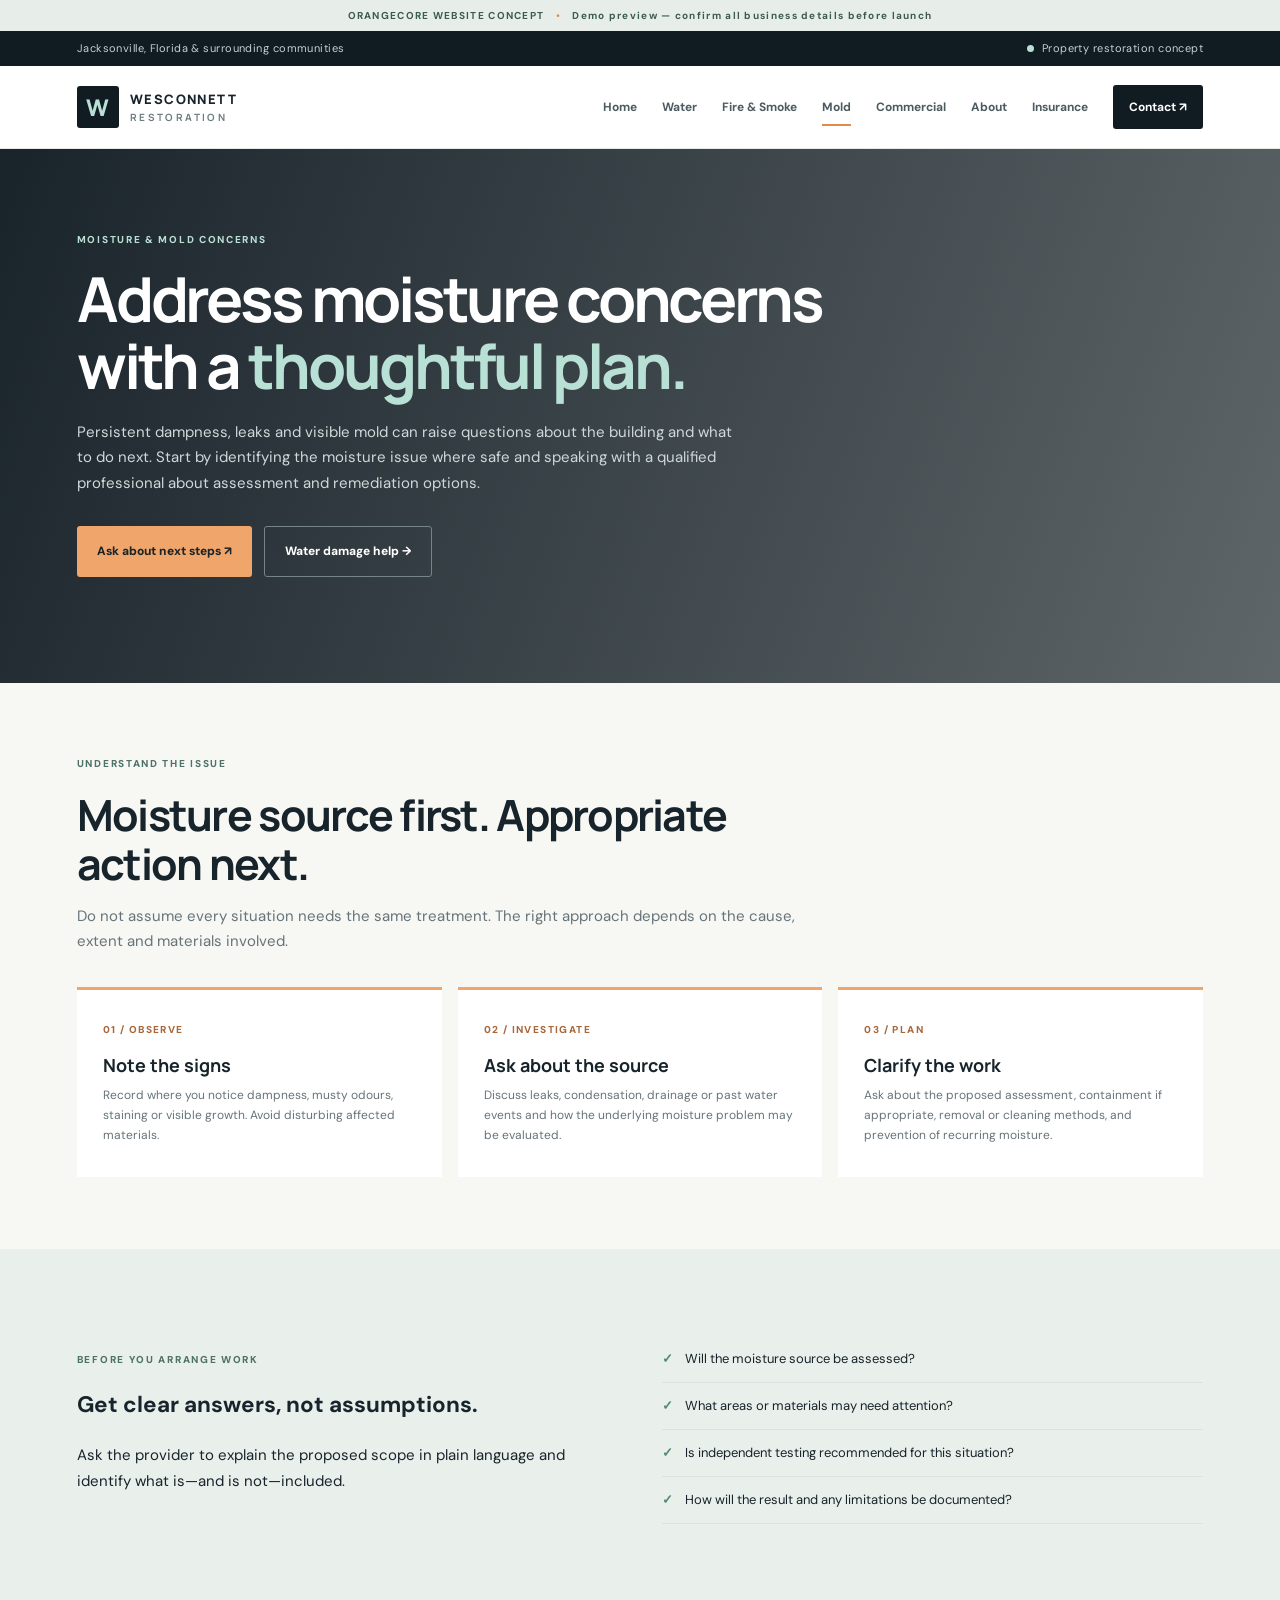
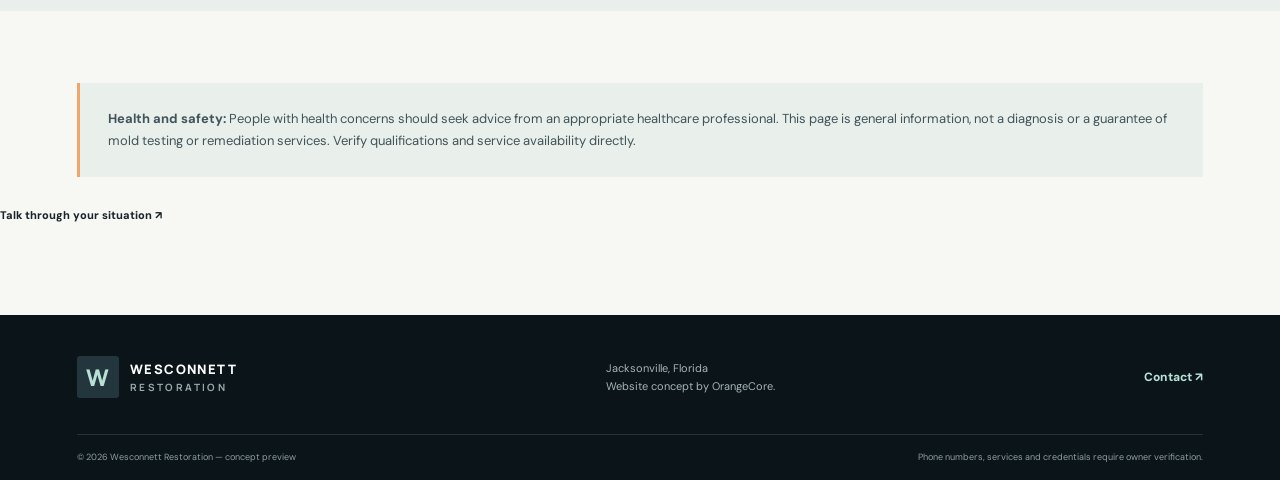
<file: mold-remediation.html>
<!doctype html>
<html lang="en"><head><meta charset="utf-8"><meta name="viewport" content="width=device-width,initial-scale=1"><meta name="theme-color" content="#101b22"><meta name="description" content="Mold and moisture concern information for a Wesconnett Restoration website concept in Jacksonville, Florida."><title>Mold Concerns & Remediation | Wesconnett Restoration</title><link rel="preconnect" href="https://fonts.googleapis.com"><link rel="preconnect" href="https://fonts.gstatic.com" crossorigin><link href="https://fonts.googleapis.com/css2?family=DM+Sans:wght@400;500;600;700&family=Manrope:wght@400;500;600;700;800&display=swap" rel="stylesheet"><link rel="stylesheet" href="css/main.css"><style>
.page-hero{padding:82px 0;color:#fff;background:linear-gradient(110deg,#101b22f5,#101b22a8),url('https://images.unsplash.com/photo-1518709594023-6eab9bab7b23?auto=format&fit=crop&w=1800&q=80') center/cover}.page-hero .wrap{max-width:1160px}.page-hero h1{font:700 clamp(38px,5vw,62px)/1.08 var(--display);letter-spacing:-.05em;max-width:800px;margin:0 0 20px}.page-hero h1 em{font-style:normal;color:var(--teal)}.page-hero p{max-width:660px;color:#d0d9d9}.page-section{padding:72px 0}.page-heading{max-width:720px;margin-bottom:32px}.page-heading h2{font:700 clamp(30px,4vw,43px)/1.15 var(--display);letter-spacing:-.04em;margin:0 0 14px}.page-heading p{color:var(--muted)}.feature-grid{display:grid;grid-template-columns:repeat(3,minmax(0,1fr));gap:16px}.feature-card{background:#fff;padding:26px;border-top:3px solid var(--orange);min-height:190px}.feature-card .num{font-size:10px;font-weight:800;letter-spacing:.14em;color:#a96639}.feature-card h3{font:700 18px/1.25 var(--display);margin:13px 0 8px}.feature-card p{font-size:12px;color:var(--muted);margin:0}.split-panel{display:grid;grid-template-columns:1fr 1fr;gap:44px;align-items:center}.panel-dark{background:var(--navy);color:#fff}.panel-dark p{color:#c4d0d1}.check-list{padding:0;list-style:none}.check-list li{padding:12px 0;border-bottom:1px solid var(--line);font-size:13px}.check-list li:before{content:'✓';font-weight:800;color:#4e8977;margin-right:12px}.panel-dark .check-list li{border-color:#ffffff24}.callout{padding:25px 28px;background:#e9efeb;border-left:3px solid var(--orange);color:#40545a;font-size:13px}.stat-row{display:grid;grid-template-columns:repeat(3,1fr);gap:1px;background:#dce2df;margin-top:32px}.stat-row div{background:#fff;padding:23px}.stat-row b{display:block;font:700 17px var(--display);margin-bottom:6px}.stat-row span{font-size:11px;color:var(--muted)}.guide-steps{counter-reset:guide;display:grid;grid-template-columns:1fr 1fr;gap:14px}.guide-step{background:#fff;padding:25px 25px 25px 64px;position:relative}.guide-step:before{counter-increment:guide;content:counter(guide,decimal-leading-zero);position:absolute;left:22px;top:25px;font:800 12px var(--display);color:#b87545}.guide-step h3{font:700 17px var(--display);margin:0 0 8px}.guide-step p{font-size:12px;color:var(--muted);margin:0}.about-band{background:#e9efeb}.contact-info-card{padding:28px;background:#fff;border:1px solid var(--line)}.contact-info-card h3{font:700 18px var(--display);margin:0 0 12px}.contact-info-card p{font-size:12px;color:var(--muted)}.contact-form{border-top:3px solid var(--orange)}.site-footer .nav{display:none}@media(max-width:760px){.page-hero{padding:62px 0}.page-section{padding:54px 0}.feature-grid,.split-panel,.guide-steps{grid-template-columns:1fr}.split-panel{gap:24px}.stat-row{grid-template-columns:1fr}.guide-step{padding-left:59px}.feature-card{min-height:0}}
</style></head><body><div class="concept-bar">ORANGECORE WEBSITE CONCEPT <span>•</span> Demo preview — confirm all business details before launch</div><div class="topline"><div class="wrap top-line-inner"><span>Jacksonville, Florida & surrounding communities</span><span class="availability"><i></i> Property restoration concept</span></div></div><header class="site-header"><div class="wrap nav-wrap"><a class="brand" href="index.html" aria-label="Wesconnett Restoration home"><span class="brand-icon">W</span><span class="brand-copy">WESCONNETT <b>RESTORATION</b></span></a><button class="menu-toggle" aria-label="Open navigation" aria-expanded="false">☰</button><nav class="nav" aria-label="Main navigation"><a  href="index.html">Home</a><a  href="water-damage.html">Water</a><a  href="fire-smoke.html">Fire & Smoke</a><a class="active" href="mold-remediation.html">Mold</a><a  href="commercial-restoration.html">Commercial</a><a  href="about.html">About</a><a  href="insurance-guide.html">Insurance</a><a class="nav-call " href="contact.html">Contact ↗</a></nav></div></header><main><section class="page-hero" style="background-image:linear-gradient(110deg,#101b22f5,#101b22a8),url('https://images.unsplash.com/photo-1505693416388-ac5ce068fe85?auto=format&fit=crop&w=1800&q=80')"><div class="wrap"><span class="eyebrow light">MOISTURE & MOLD CONCERNS</span><h1>Address moisture concerns with a <em>thoughtful plan.</em></h1><p>Persistent dampness, leaks and visible mold can raise questions about the building and what to do next. Start by identifying the moisture issue where safe and speaking with a qualified professional about assessment and remediation options.</p><div class="hero-actions"><a class="btn btn-accent" href="contact.html">Ask about next steps ↗</a><a class="btn btn-ghost" href="water-damage.html">Water damage help →</a></div></div></section><section class="page-section"><div class="wrap"><div class="page-heading"><span class="eyebrow">UNDERSTAND THE ISSUE</span><h2>Moisture source first. Appropriate action next.</h2><p>Do not assume every situation needs the same treatment. The right approach depends on the cause, extent and materials involved.</p></div><div class="feature-grid"><article class="feature-card"><span class="num">01 / OBSERVE</span><h3>Note the signs</h3><p>Record where you notice dampness, musty odours, staining or visible growth. Avoid disturbing affected materials.</p></article><article class="feature-card"><span class="num">02 / INVESTIGATE</span><h3>Ask about the source</h3><p>Discuss leaks, condensation, drainage or past water events and how the underlying moisture problem may be evaluated.</p></article><article class="feature-card"><span class="num">03 / PLAN</span><h3>Clarify the work</h3><p>Ask about the proposed assessment, containment if appropriate, removal or cleaning methods, and prevention of recurring moisture.</p></article></div></div></section><section class="page-section about-band"><div class="wrap split-panel"><div><span class="eyebrow">BEFORE YOU ARRANGE WORK</span><h2>Get clear answers, not assumptions.</h2><p>Ask the provider to explain the proposed scope in plain language and identify what is—and is not—included.</p></div><ul class="check-list"><li>Will the moisture source be assessed?</li><li>What areas or materials may need attention?</li><li>Is independent testing recommended for this situation?</li><li>How will the result and any limitations be documented?</li></ul></div></section><section class="page-section"><div class="wrap callout"><b>Health and safety:</b> People with health concerns should seek advice from an appropriate healthcare professional. This page is general information, not a diagnosis or a guarantee of mold testing or remediation services. Verify qualifications and service availability directly.</div><p style="margin-top:25px"><a class="text-link" href="contact.html">Talk through your situation ↗</a></p></section></main><footer class="site-footer"><div class="wrap footer-main"><a class="brand brand-footer" href="index.html"><span class="brand-icon">W</span><span class="brand-copy">WESCONNETT <b>RESTORATION</b></span></a><p>Jacksonville, Florida<br>Website concept by OrangeCore.</p><a href="contact.html">Contact ↗</a></div><div class="wrap footer-bottom"><span>© <span class="year">2026</span> Wesconnett Restoration — concept preview</span><span>Phone numbers, services and credentials require owner verification.</span></div></footer><script src="js/main.js"></script></body></html>
</file>
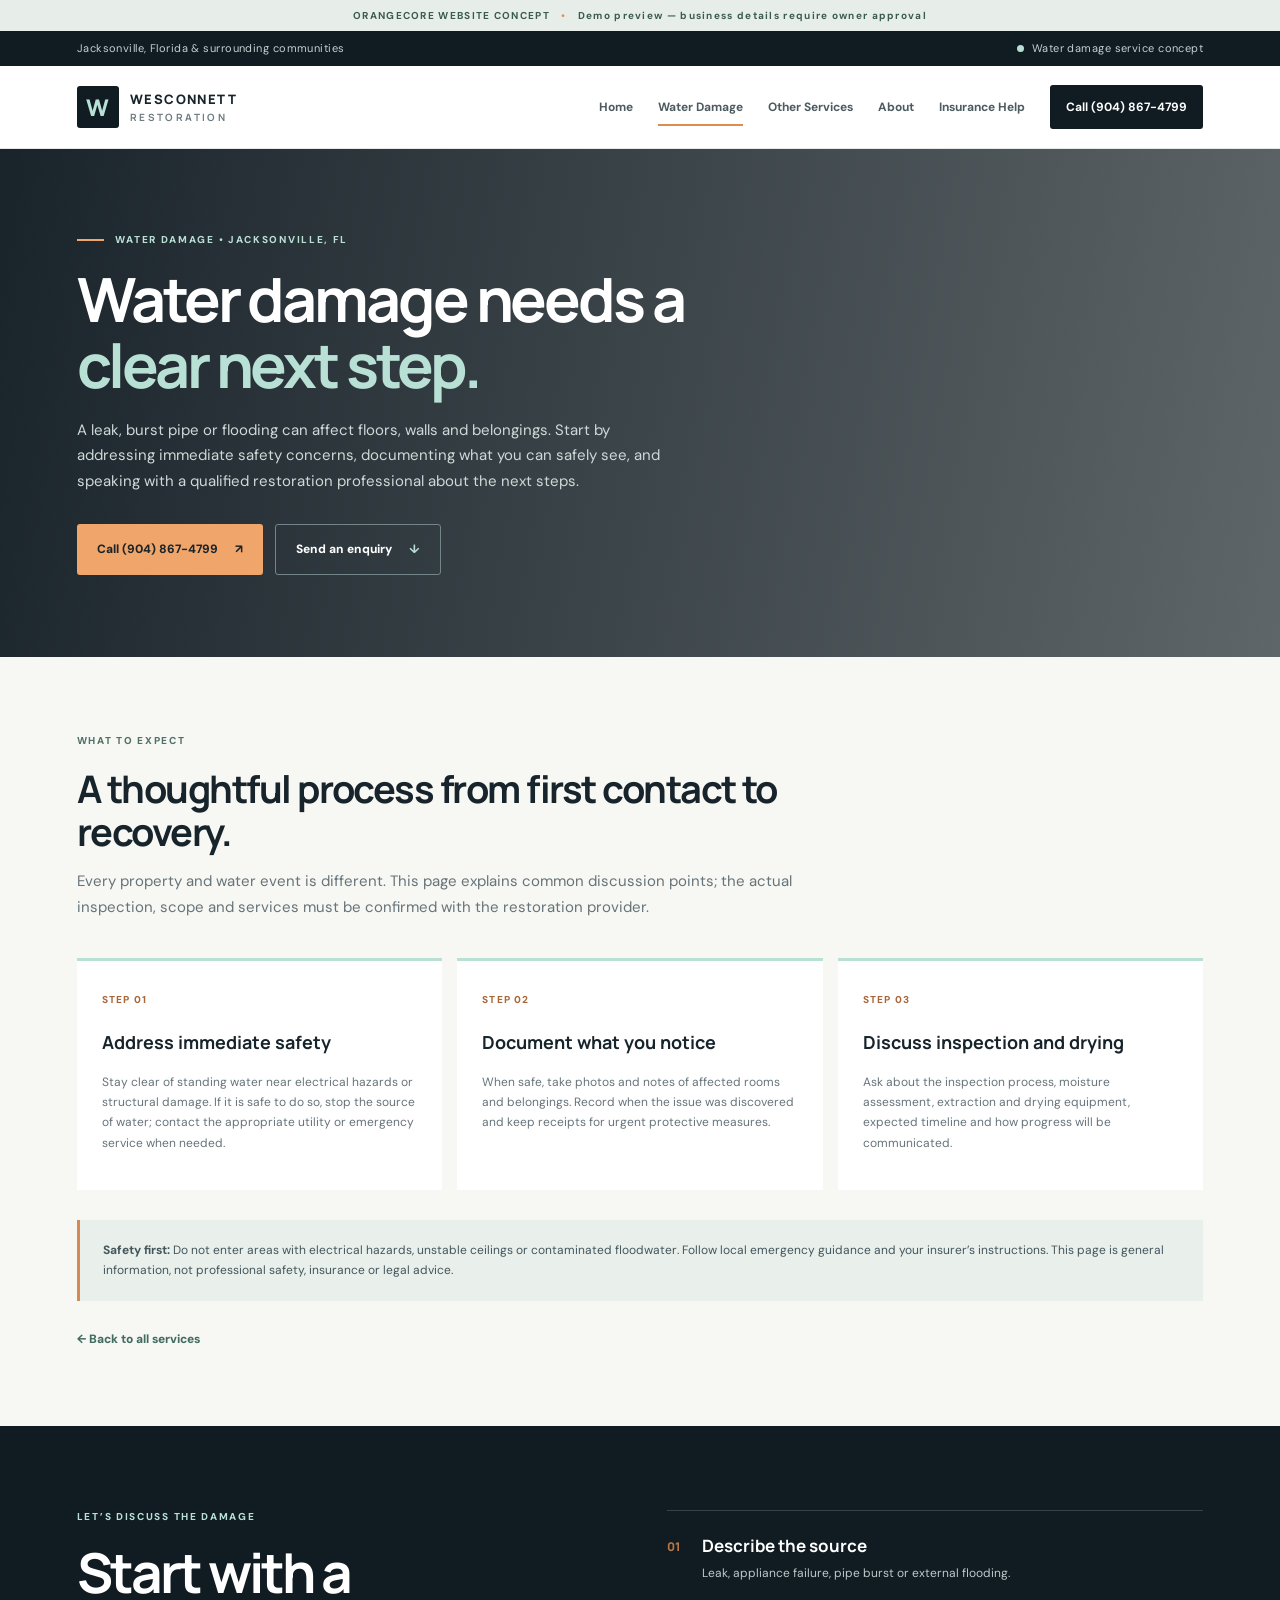
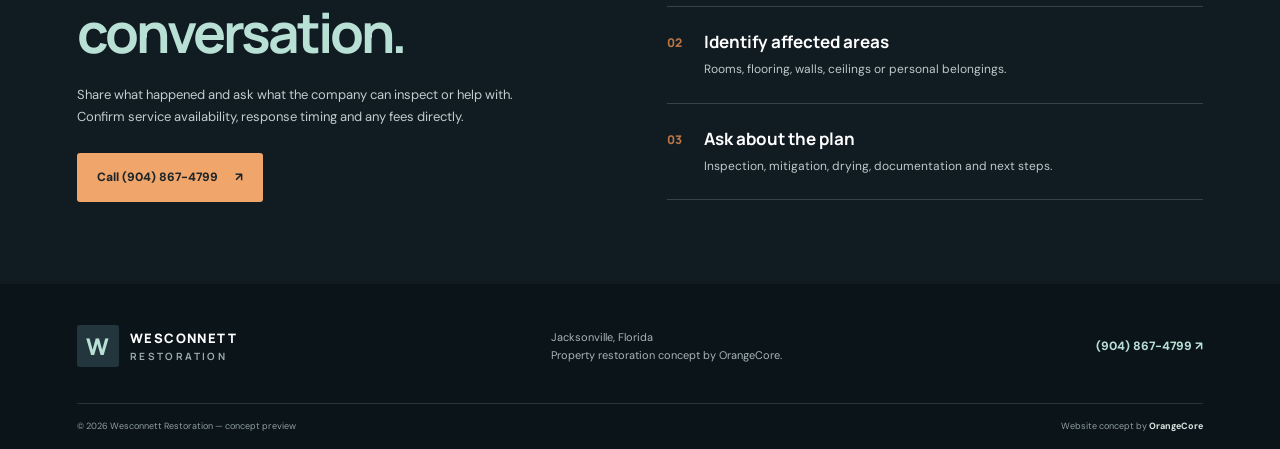
<file: water-damage.html>
<!doctype html>
<html lang="en"><head><meta charset="utf-8"><meta name="viewport" content="width=device-width,initial-scale=1"><meta name="theme-color" content="#101b22"><meta name="description" content="Water damage restoration information — Wesconnett Restoration website concept for Jacksonville, Florida."><title>Water Damage | Wesconnett Restoration</title><link rel="preconnect" href="https://fonts.googleapis.com"><link rel="preconnect" href="https://fonts.gstatic.com" crossorigin><link href="https://fonts.googleapis.com/css2?family=DM+Sans:wght@400;500;600;700&family=Manrope:wght@400;500;600;700;800&display=swap" rel="stylesheet"><link rel="stylesheet" href="css/main.css"></head><body>
<div class="concept-bar">ORANGECORE WEBSITE CONCEPT <span>•</span> Demo preview — business details require owner approval</div><div class="topline"><div class="wrap top-line-inner"><span>Jacksonville, Florida & surrounding communities</span><span class="availability"><i></i> Water damage service concept</span></div></div>
<header class="site-header"><div class="wrap nav-wrap"><a class="brand" href="index.html"><span class="brand-icon">W</span><span class="brand-copy">WESCONNETT <b>RESTORATION</b></span></a><button class="menu-toggle" aria-label="Open navigation" aria-expanded="false">☰</button><nav class="nav" aria-label="Main navigation"><a href="index.html">Home</a><a class="active" href="water-damage.html">Water Damage</a><a href="index.html#services">Other Services</a><a href="index.html#about">About</a><a href="index.html#insurance">Insurance Help</a><a class="nav-call" href="tel:+19048674799">Call (904) 867-4799</a></nav></div></header>
<main><section class="water-hero"><div class="wrap"><span class="eyebrow light"><span></span> WATER DAMAGE • JACKSONVILLE, FL</span><h1>Water damage needs a <em>clear next step.</em></h1><p>A leak, burst pipe or flooding can affect floors, walls and belongings. Start by addressing immediate safety concerns, documenting what you can safely see, and speaking with a qualified restoration professional about the next steps.</p><div class="hero-actions"><a class="btn btn-accent" href="tel:+19048674799">Call (904) 867-4799 <span>↗</span></a><a class="btn btn-ghost" href="index.html#contact">Send an enquiry <span>↓</span></a></div></div></section>
<section class="water-content"><div class="wrap"><div class="water-intro"><span class="eyebrow">WHAT TO EXPECT</span><h2>A thoughtful process from first contact to recovery.</h2><p>Every property and water event is different. This page explains common discussion points; the actual inspection, scope and services must be confirmed with the restoration provider.</p></div><div class="water-steps"><article class="water-step"><span>STEP 01</span><h3>Address immediate safety</h3><p>Stay clear of standing water near electrical hazards or structural damage. If it is safe to do so, stop the source of water; contact the appropriate utility or emergency service when needed.</p></article><article class="water-step"><span>STEP 02</span><h3>Document what you notice</h3><p>When safe, take photos and notes of affected rooms and belongings. Record when the issue was discovered and keep receipts for urgent protective measures.</p></article><article class="water-step"><span>STEP 03</span><h3>Discuss inspection and drying</h3><p>Ask about the inspection process, moisture assessment, extraction and drying equipment, expected timeline and how progress will be communicated.</p></article></div><div class="warning-note"><b>Safety first:</b> Do not enter areas with electrical hazards, unstable ceilings or contaminated floodwater. Follow local emergency guidance and your insurer’s instructions. This page is general information, not professional safety, insurance or legal advice.</div><a class="back-link" href="index.html#services">← Back to all services</a></div></section>
<section class="process-section"><div class="wrap process-grid"><div class="process-copy"><span class="eyebrow light">LET’S DISCUSS THE DAMAGE</span><h2>Start with a <em>conversation.</em></h2><p>Share what happened and ask what the company can inspect or help with. Confirm service availability, response timing and any fees directly.</p><a class="btn btn-accent" href="tel:+19048674799">Call (904) 867-4799 <span>↗</span></a></div><div class="process-list"><div class="process-row"><span>01</span><div><h3>Describe the source</h3><p>Leak, appliance failure, pipe burst or external flooding.</p></div></div><div class="process-row"><span>02</span><div><h3>Identify affected areas</h3><p>Rooms, flooring, walls, ceilings or personal belongings.</p></div></div><div class="process-row"><span>03</span><div><h3>Ask about the plan</h3><p>Inspection, mitigation, drying, documentation and next steps.</p></div></div></div></div></section></main>
<footer class="site-footer"><div class="wrap footer-main"><a class="brand brand-footer" href="index.html"><span class="brand-icon">W</span><span class="brand-copy">WESCONNETT <b>RESTORATION</b></span></a><p>Jacksonville, Florida<br>Property restoration concept by OrangeCore.</p><a href="tel:+19048674799">(904) 867-4799 ↗</a></div><div class="wrap footer-bottom"><span>© <span class="year">2026</span> Wesconnett Restoration — concept preview</span><span>Website concept by <b>OrangeCore</b></span></div></footer><script src="js/main.js"></script></body></html>
</file>
<file: css/main.css>
:root{--navy:#101b22;--navy2:#182832;--ink:#18242b;--muted:#66747a;--paper:#f7f7f3;--white:#fff;--line:#dce2df;--teal:#b8e0d5;--orange:#f0a56b;--sans:"DM Sans",Arial,sans-serif;--display:"Manrope",Arial,sans-serif}*{box-sizing:border-box}html{scroll-behavior:smooth;scroll-padding-top:100px}body{margin:0;color:var(--ink);background:var(--paper);font:15px/1.7 var(--sans)}a{color:inherit;text-decoration:none}button,input,select,textarea{font:inherit}img{max-width:100%}.wrap{width:min(1160px,88%);margin:auto}.concept-bar{padding:7px 12px;text-align:center;background:#e7eee9;color:#3b5b50;font-size:10px;letter-spacing:.13em;font-weight:700}.concept-bar span{padding:0 8px;color:#de8d4e}.topline{background:var(--navy);color:#c6d0d2;font-size:11px;letter-spacing:.04em}.top-line-inner{min-height:35px;display:flex;align-items:center;justify-content:space-between;gap:20px}.availability{display:flex;align-items:center;gap:8px}.availability i,.pulse{width:7px;height:7px;border-radius:50%;background:#b8e0d5;display:inline-block}.site-header{position:sticky;top:0;z-index:20;background:rgba(255,255,255,.97);border-bottom:1px solid #e5e9e5;backdrop-filter:blur(12px)}.nav-wrap{min-height:82px;display:flex;align-items:center;justify-content:space-between;gap:25px}.brand{display:flex;align-items:center;gap:11px;flex-shrink:0}.brand-icon{display:grid;place-items:center;width:42px;height:42px;background:var(--navy);color:var(--teal);font:800 23px var(--display);border-radius:3px}.brand-copy{font:800 13px/1.25 var(--display);letter-spacing:.11em}.brand-copy b{display:block;font-size:10px;letter-spacing:.24em;color:#6d7c80;margin-top:4px}.nav{display:flex;align-items:center;gap:25px;font-size:12px;font-weight:700}.nav>a:not(.nav-call){padding:30px 0;position:relative;color:#4d5b60}.nav>a.active:after,.nav>a:not(.nav-call):hover:after{content:"";position:absolute;bottom:21px;left:0;width:100%;height:2px;background:#de8d4e}.nav-call{background:var(--navy);color:#fff;padding:12px 16px;border-radius:3px;white-space:nowrap}.menu-toggle{display:none;background:none;border:0;font-size:25px;color:var(--navy)}.hero{position:relative;isolation:isolate;background:var(--navy);color:#fff;min-height:610px;display:flex;align-items:center;background-image:url('https://images.unsplash.com/photo-1635424710928-6f3c5c3f1d1b?auto=format&fit=crop&w=2000&q=85');background-size:cover;background-position:center}.hero:before{content:"";position:absolute;inset:0;z-index:-1;background:linear-gradient(90deg,rgba(10,22,29,.97) 0%,rgba(10,22,29,.88) 44%,rgba(10,22,29,.43) 100%)}.hero-grid{display:grid;grid-template-columns:1.2fr .68fr;align-items:center;gap:9%;padding:80px 0 108px}.eyebrow{display:block;font-size:10px;letter-spacing:.17em;font-weight:800;color:#4e7168;margin-bottom:18px}.eyebrow.light{color:#b8e0d5}.eyebrow span{display:inline-block;width:27px;height:2px;background:var(--orange);vertical-align:middle;margin-right:8px}.hero h1,.section h2,.process-copy h2,.insurance-grid h2{font:700 clamp(38px,5.1vw,65px)/1.08 var(--display);letter-spacing:-.055em;margin:0 0 22px;max-width:690px}.hero h1 em,.section h2 em,.process-copy h2 em{font-style:normal;color:var(--teal)}.hero-copy>p{max-width:550px;color:#d0d9d9;font-size:16px}.hero-actions{display:flex;flex-wrap:wrap;gap:12px;margin:30px 0 24px}.btn{display:inline-flex;justify-content:center;align-items:center;gap:17px;padding:14px 20px;border:0;border-radius:3px;font-size:12px;font-weight:800;cursor:pointer;transition:transform .2s,background .2s}.btn:hover{transform:translateY(-2px)}.btn-accent{background:var(--orange);color:#1b2428}.btn-ghost{border:1px solid #75838a;color:#fff}.btn-ghost span{color:var(--teal)}.btn-dark{background:var(--navy);color:#fff;width:100%}.phone-symbol{font-size:18px}.hero-note{display:flex;align-items:center;gap:10px;font-size:11px;color:#c7d3d3}.shield{display:grid;place-items:center;border:1px solid #8ebcaf;border-radius:50%;width:23px;height:23px;color:var(--teal)}.hero-card{background:#fff;color:var(--ink);padding:28px 28px 22px;box-shadow:0 24px 70px #0004;border-top:3px solid var(--orange)}.card-top{display:flex;justify-content:space-between;align-items:center}.card-kicker{font-size:9px;letter-spacing:.14em;font-weight:800;color:#607277}.hero-card h2{font:700 25px/1.2 var(--display);letter-spacing:-.04em;margin:23px 0 10px}.hero-card>p{font-size:12px;color:var(--muted);margin-bottom:20px}.card-link{display:flex;justify-content:space-between;align-items:center;padding:13px 0;font-size:12px;font-weight:800;border-bottom:1px solid var(--line)}.card-link span{font-size:20px;color:#b76d39}.card-divider{height:15px}.mini-step{display:flex;gap:14px;padding:10px 0;align-items:flex-start}.mini-step>span,.process-row>span{font:800 12px var(--display);color:#b87545}.mini-step b,.mini-step small{display:block}.mini-step b{font-size:12px}.mini-step small{font-size:10px;color:#77858a}.demo-disclaimer{font-size:9px!important;line-height:1.5;border-top:1px solid var(--line);padding-top:12px;margin:12px 0 0!important}.hero-bottom{position:absolute;bottom:0;left:0;right:0;background:#101b22db;border-top:1px solid #ffffff28}.hero-bottom-inner{display:flex;justify-content:space-between;gap:15px;padding:17px 0;color:#dce5e3;font-size:9px;letter-spacing:.14em;font-weight:800}.trust-strip{background:#e9efeb;padding:34px 0}.trust-grid{display:grid;grid-template-columns:1.15fr 1fr 1fr 1fr;gap:25px;align-items:center}.trust-intro .eyebrow{margin-bottom:7px}.trust-intro h2{font:700 20px/1.3 var(--display);margin:0;letter-spacing:-.03em}.trust-item{display:flex;gap:12px;align-items:flex-start}.trust-icon{display:grid;place-items:center;flex-shrink:0;width:31px;height:31px;border:1px solid #b4c9c0;color:#527568;font-size:10px;font-weight:800}.trust-item b{font-size:12px}.trust-item p{font-size:11px;color:#637178;margin:5px 0 0;line-height:1.5}.section{padding:94px 0}.section-heading{display:flex;justify-content:space-between;align-items:flex-end;gap:40px;margin-bottom:38px}.section-heading h2,.about-copy h2,.contact-copy h2{font-size:clamp(34px,4.1vw,49px);margin-bottom:0}.section-heading h2 em,.about-copy h2 em,.contact-copy h2 em{color:#4e7168}.section-heading>p{max-width:340px;font-size:13px;color:var(--muted);margin:0 0 5px}.service-grid{display:grid;grid-template-columns:repeat(4,1fr);gap:14px}.service-card{position:relative;min-height:340px;display:flex;align-items:flex-end;overflow:hidden;background:#26363c;color:#fff;padding:24px;isolation:isolate}.service-card:before{content:"";position:absolute;inset:0;z-index:-1;background:linear-gradient(0deg,rgba(9,20,25,.94),rgba(9,20,25,.08) 100%),var(--card-image);background-size:cover;background-position:center;transition:transform .5s}.service-card:hover:before{transform:scale(1.05)}.water-card{--card-image:url('https://images.unsplash.com/photo-1541919329513-35f7af297129?auto=format&fit=crop&w=800&q=80')}.fire-card{--card-image:url('https://images.unsplash.com/photo-1518709594023-6eab9bab7b23?auto=format&fit=crop&w=800&q=80')}.mold-card{--card-image:url('https://images.unsplash.com/photo-1505693416388-ac5ce068fe85?auto=format&fit=crop&w=800&q=80')}.commercial-card{--card-image:url('https://images.unsplash.com/photo-1497366754035-f200968a6e72?auto=format&fit=crop&w=800&q=80')}.service-number{position:absolute;top:18px;left:20px;font-size:9px;letter-spacing:.14em;font-weight:800;color:#fff}.service-content h3{font:700 22px/1.2 var(--display);margin:0 0 10px}.service-content p{font-size:12px;line-height:1.6;color:#d7dfdf;margin:0 0 20px}.text-link{font-size:11px;font-weight:800;display:inline-flex;gap:13px;align-items:center}.text-link b{font-size:17px;color:var(--orange)}.process-section{background:var(--navy);color:#fff;padding:82px 0}.process-grid{display:grid;grid-template-columns:.85fr 1fr;gap:12%;align-items:center}.process-copy h2,.insurance-grid h2{font-size:clamp(37px,4.5vw,55px)}.process-copy>p,.insurance-grid>div>p{color:#c1cdcf;font-size:13px;max-width:440px;margin-bottom:25px}.process-list{border-top:1px solid #ffffff2b}.process-row{display:flex;gap:22px;padding:23px 0;border-bottom:1px solid #ffffff2b}.process-row>span{padding-top:4px}.process-row h3{font:700 17px var(--display);margin:0 0 6px}.process-row p{font-size:12px;color:#bdc9ca;margin:0;max-width:460px}.about-section{background:#f0f1ec}.about-grid{display:grid;grid-template-columns:1fr .9fr;gap:10%;align-items:center}.about-image{min-height:425px;position:relative;background:#9ba9a6 url('https://images.unsplash.com/photo-1600607687939-ce8a6c25118c?auto=format&fit=crop&w=1200&q=85') center/cover}.image-caption{position:absolute;bottom:22px;left:22px;right:22px;background:#101b22ed;color:#fff;padding:17px 20px}.image-caption span,.image-caption b{display:block}.image-caption span{font-size:9px;letter-spacing:.14em;color:var(--teal);margin-bottom:5px}.image-caption b{font:700 17px var(--display)}.about-copy>p,.contact-copy>p{font-size:13px;color:#647176}.small-note{font-size:10px!important;color:#7c8889!important;border-left:2px solid #dba071;padding-left:12px}.insurance-section{background:#21343b;color:#fff;padding:78px 0}.insurance-grid{display:grid;grid-template-columns:1fr .85fr;gap:12%;align-items:center}.insurance-grid h2{font-size:clamp(34px,4vw,48px)}.insurance-checklist{background:#fff;color:var(--ink);padding:27px 30px}.insurance-checklist h3{font:700 17px var(--display);margin:0 0 16px}.insurance-checklist p{font-size:12px;padding:9px 0;border-bottom:1px solid var(--line);margin:0}.insurance-checklist p span{color:#4c8975;font-weight:800;margin-right:10px}.insurance-checklist small{display:block;margin-top:14px;color:#7a8588;font-size:10px}.contact-grid{display:grid;grid-template-columns:.9fr 1fr;gap:12%;align-items:start}.contact-copy h2{margin-bottom:18px}.contact-phone{display:flex;gap:14px;align-items:center;margin:28px 0}.phone-bubble{display:grid;place-items:center;width:45px;height:45px;background:#e5eee8;color:#315d50;font-size:23px}.contact-phone small,.contact-phone a{display:block}.contact-phone small{font-size:9px;letter-spacing:.12em;font-weight:800;color:#758187}.contact-phone a{font:800 24px var(--display);margin-top:3px}.contact-form{background:#fff;border:1px solid #e2e7e3;padding:29px;box-shadow:0 15px 45px #1d30200a}.contact-form label{display:block;font-size:11px;font-weight:800;margin:0 0 6px}.contact-form input,.contact-form select,.contact-form textarea{display:block;width:100%;padding:12px 13px;margin:0 0 17px;border:1px solid #dce3df;background:#fbfcfa;color:var(--ink);border-radius:2px;outline-color:#6c9a8b}.contact-form textarea{resize:vertical}.form-note{font-size:10px;color:#778487;line-height:1.5;margin:12px 0 0}.site-footer{background:#0b1419;color:#c6d0d1;padding:33px 0 0}.footer-main{display:flex;justify-content:space-between;align-items:center;gap:20px;padding-bottom:27px}.brand-footer{color:#fff}.brand-footer .brand-icon{background:#23363d}.brand-footer .brand-copy b{color:#9aabad}.footer-main>p{font-size:11px;color:#a7b5b7}.footer-main>a:last-child{font-size:12px;font-weight:800;color:var(--teal)}.footer-bottom{border-top:1px solid #ffffff20;display:flex;justify-content:space-between;gap:20px;padding:15px 0;font-size:9px;color:#8f9fa2}.footer-bottom b{color:#d9e6e2}.water-hero{background:linear-gradient(100deg,#101b22f5,#101b22a8),url('https://images.unsplash.com/photo-1541919329513-35f7af297129?auto=format&fit=crop&w=1900&q=85') center/cover;color:#fff;padding:82px 0}.water-hero h1{font:700 clamp(38px,5vw,61px)/1.08 var(--display);letter-spacing:-.05em;max-width:740px;margin:0 0 20px}.water-hero h1 em{font-style:normal;color:var(--teal)}.water-hero p{max-width:600px;color:#d0d9d9}.water-hero .hero-actions{margin-bottom:0}.water-content{padding:75px 0}.water-intro{max-width:760px;margin-bottom:38px}.water-intro h2{font:700 38px/1.15 var(--display);letter-spacing:-.04em;margin:0 0 15px}.water-intro p{color:var(--muted)}.water-steps{display:grid;grid-template-columns:repeat(3,1fr);gap:15px}.water-step{background:#fff;padding:25px;border-top:3px solid var(--teal)}.water-step span{font-size:10px;font-weight:800;color:#a96639;letter-spacing:.12em}.water-step h3{font:700 18px var(--display)}.water-step p{font-size:12px;color:var(--muted)}.warning-note{margin-top:30px;padding:20px 23px;background:#e9efeb;border-left:3px solid #d58a54;font-size:12px;color:#43565c}.back-link{display:inline-block;font-size:12px;font-weight:800;margin-top:28px;color:#426c60}.back-link:hover{text-decoration:underline}@media(max-width:1050px){.nav{gap:14px}.nav>a:not(.nav-call){font-size:11px}.nav-call{padding:10px}.hero-grid{gap:5%;grid-template-columns:1.1fr .8fr}.service-grid{grid-template-columns:repeat(2,1fr)}.service-card{min-height:320px}.trust-grid{grid-template-columns:repeat(2,1fr)}}@media(max-width:760px){.wrap{width:90%}.top-line-inner{padding:8px 0;align-items:flex-start;flex-direction:column;gap:2px}.nav-wrap{min-height:72px}.menu-toggle{display:block}.nav{display:none;position:absolute;top:100%;left:0;right:0;padding:12px 5% 20px;background:#fff;border-bottom:1px solid var(--line);align-items:stretch;flex-direction:column;gap:0;box-shadow:0 18px 25px #17272b12}.nav.open{display:flex}.nav>a:not(.nav-call){padding:12px 0;font-size:13px}.nav>a.active:after,.nav>a:not(.nav-call):hover:after{bottom:6px;width:30px}.nav-call{text-align:center;margin-top:9px}.hero{min-height:0}.hero-grid{grid-template-columns:1fr;padding:64px 0 96px;gap:38px}.hero h1{font-size:clamp(39px,10vw,54px)}.hero-card{max-width:500px}.hero-bottom-inner{flex-wrap:wrap;justify-content:flex-start;gap:10px 22px;font-size:8px}.trust-grid{grid-template-columns:1fr;gap:20px}.trust-intro h2{max-width:360px}.section{padding:65px 0}.section-heading{display:block}.section-heading>p{margin-top:18px}.service-grid{grid-template-columns:1fr}.service-card{min-height:310px}.process-section,.insurance-section{padding:65px 0}.process-grid,.about-grid,.insurance-grid,.contact-grid{grid-template-columns:1fr;gap:38px}.about-image{min-height:310px;order:2}.about-copy{order:1}.insurance-checklist{padding:24px}.contact-form{padding:22px}.footer-main{align-items:flex-start;flex-direction:column;gap:12px}.footer-main>p{margin:0}.footer-bottom{flex-direction:column;gap:5px}.water-hero{padding:65px 0}.water-steps{grid-template-columns:1fr}.water-intro h2{font-size:32px}}@media(prefers-reduced-motion:reduce){html{scroll-behavior:auto}*,*:before,*:after{transition:none!important}}
/* Distinct page layouts added for the Wesconnett Restoration concept */
.fire-hero,.mold-hero,.commercial-hero,.about-hero,.insurance-hero,.contact-hero{color:#fff;background-color:var(--navy);position:relative;overflow:hidden}
.fire-hero{background:linear-gradient(105deg,#101b22f5,#101b22b8),url('https://images.unsplash.com/photo-1518709594023-6eab9bab7b23?auto=format&fit=crop&w=1800&q=85') center/cover}
.fire-hero-grid,.mold-hero-grid,.commercial-hero-grid,.about-hero-grid,.insurance-hero-grid,.contact-hero-grid{width:min(1160px,88%);margin:auto;display:grid;grid-template-columns:1.2fr .7fr;gap:9%;align-items:center;padding:88px 0}
.fire-hero h1,.mold-hero h1,.commercial-hero h1,.about-hero h1,.insurance-hero h1,.contact-hero h1{font:700 clamp(39px,5vw,62px)/1.08 var(--display);letter-spacing:-.055em;margin:0 0 20px}
.fire-hero h1 em,.mold-hero h1 em,.commercial-hero h1 em,.about-hero h1 em,.insurance-hero h1 em,.contact-hero h1 em,.fire-dark-section h2 em,.commercial-planning h2 em,.about-verify h2 em{font-style:normal;color:var(--teal)}
.fire-hero p,.mold-hero p,.commercial-hero p,.about-hero p,.insurance-hero p,.contact-hero p{max-width:620px;color:#d0d9d9}
.fire-callout,.mold-stat-card,.commercial-hero-note,.about-hero-stamp,.insurance-hero-note,.contact-hero-panel{background:#fff;color:var(--ink);padding:30px;box-shadow:0 24px 65px #0002}
.fire-callout{border-top:4px solid var(--orange)}.callout-mark,.mold-warning-icon,.insurance-caution-mark{display:grid;place-items:center;width:42px;height:42px;border-radius:50%;background:#f8e9dc;color:#a85e2c;font-size:23px;font-weight:800}
.fire-callout h2,.mold-stat-card strong,.commercial-hero-note h2,.about-hero-stamp strong,.insurance-hero-note h2,.contact-hero-panel h2{font:800 25px/1.2 var(--display);display:block;margin:18px 0 10px;letter-spacing:-.035em}
.fire-callout p,.mold-stat-card p,.commercial-hero-note p,.about-hero-stamp p,.insurance-hero-note p,.contact-hero-panel li{font-size:12px;color:#647176}
.fire-callout>a{display:flex;justify-content:space-between;border-top:1px solid var(--line);padding-top:15px;margin-top:20px;font-size:12px;font-weight:800}.fire-callout small,.mold-stat-card small{display:block;font-size:9px;color:#7a8588;margin-top:10px}
.fire-impact-grid{display:grid;grid-template-columns:repeat(4,1fr);gap:14px}.fire-impact{padding:25px;background:#fff;border-bottom:3px solid #d7e8e1;min-height:210px}.fire-impact>span,.commercial-num{font:800 12px var(--display);color:#bd7948}.fire-impact h3,.commercial-types h3{font:700 18px var(--display);margin:18px 0 8px}.fire-impact p,.commercial-types p{font-size:12px;color:var(--muted)}
.fire-dark-section,.commercial-planning,.about-verify{background:var(--navy);color:#fff;padding:80px 0}.fire-dark-grid,.about-verify-grid{width:min(1160px,88%);margin:auto;display:grid;grid-template-columns:1fr 1fr;gap:12%;align-items:center}.fire-dark-section h2,.commercial-planning h2,.about-verify h2{font:700 clamp(35px,4.4vw,53px)/1.1 var(--display);letter-spacing:-.045em;margin:0 0 18px}.fire-dark-section p,.about-verify p{color:#c4d0d0;font-size:13px}.fire-checklist{border-top:1px solid #ffffff30}.fire-checklist>div{display:flex;gap:20px;padding:20px 0;border-bottom:1px solid #ffffff30}.fire-checklist>div>span{font:800 12px var(--display);color:var(--orange);padding-top:3px}.fire-checklist p{margin:0}.fire-checklist b,.fire-checklist small{display:block}.fire-checklist b{color:#fff}.fire-checklist small{font-size:11px;margin-top:5px}
.fire-cta{background:#e9efeb;padding:54px 0}.fire-cta-inner{display:flex;justify-content:space-between;align-items:center;gap:30px}.fire-cta h2{font:800 clamp(26px,3.4vw,39px)/1.15 var(--display);letter-spacing:-.04em;margin:0 0 10px}.fire-cta p{font-size:12px;color:var(--muted);margin:0}.fire-cta .eyebrow{margin-bottom:10px}
.mold-hero{background:linear-gradient(110deg,#142720f5,#142720b8),url('https://images.unsplash.com/photo-1505693416388-ac5ce85fe85?auto=format&fit=crop&w=1800&q=85') center/cover}
.mold-stat-card{border-radius:2px;border-top:4px solid #9ccbb8}.mold-stat-card .eyebrow{margin-bottom:0}.mold-stat-card strong{font-size:28px}.mold-card-line{height:1px;background:var(--line);margin:20px 0}.mold-approach-grid{display:grid;grid-template-columns:repeat(3,1fr);gap:16px}.mold-approach{padding:29px;background:#fff;border:1px solid #e1e7e2;min-height:265px}.mold-icon{display:grid;place-items:center;width:42px;height:42px;background:#e6f0ea;color:#416e5c;font-weight:800}.mold-approach h3{font:700 19px var(--display);margin:22px 0 9px}.mold-approach p{font-size:12px;color:var(--muted);min-height:60px}.mold-approach a{font-size:11px;font-weight:800;color:#426d5f}.mold-warning{background:#f0f1ec;padding:45px 0}.mold-warning-inner{display:flex;gap:20px;align-items:flex-start}.mold-warning h2{font:700 22px var(--display);margin:0 0 8px}.mold-warning p{font-size:12px;color:#59686b;margin:0;max-width:900px}
.commercial-hero{background:linear-gradient(105deg,#101b22f2,#101b22b5),url('https://images.unsplash.com/photo-1497366754035-f200968a6e72?auto=format&fit=crop&w=1800&q=85') center/cover}.commercial-hero-note{border-left:4px solid var(--orange)}.commercial-hero-note>span,.insurance-hero-note>span{font-size:9px;letter-spacing:.16em;font-weight:800;color:#4e7168}.commercial-types{display:grid;grid-template-columns:repeat(4,1fr);gap:14px}.commercial-types article{background:#fff;padding:25px;border:1px solid #e2e7e3;min-height:210px}.commercial-types h3{margin-top:25px}.commercial-planning-head{max-width:680px;margin-bottom:34px}.commercial-plan-grid{display:grid;grid-template-columns:repeat(3,1fr);gap:20px}.commercial-plan-grid article{padding:25px;border:1px solid #ffffff30;background:#ffffff08}.commercial-plan-grid article>b{font-size:9px;letter-spacing:.12em;color:var(--orange)}.commercial-plan-grid h3{font:700 18px var(--display);margin:20px 0 8px}.commercial-plan-grid p{font-size:12px;color:#c3cece}
.about-hero{background:linear-gradient(105deg,#101b22f4,#101b22a8),url('https://images.unsplash.com/photo-1600607687939-ce8a6c25118c?auto=format&fit=crop&w=1800&q=85') center/cover}.about-hero-stamp{border-radius:50% 50% 3px 3px;text-align:center;padding:45px 28px;max-width:330px;justify-self:center;border-bottom:4px solid var(--orange)}.about-hero-stamp>span{font-size:9px;font-weight:800;letter-spacing:.16em;color:#5c796e}.about-hero-stamp strong{font-size:31px}.about-principles{display:grid;grid-template-columns:.9fr 1fr;gap:12%;align-items:start}.about-principles h2,.contact-page-grid h2{font:700 clamp(32px,4vw,47px)/1.1 var(--display);letter-spacing:-.045em;margin:0 0 20px}.about-principles h2 em,.contact-page-grid h2 em{font-style:normal;color:#4e7168}.about-intro{font-size:13px;color:var(--muted)}.principle-list{border-top:1px solid var(--line)}.principle-list article{display:flex;gap:20px;padding:23px 0;border-bottom:1px solid var(--line)}.principle-list article>span{font:800 13px var(--display);color:#bb794a}.principle-list h3{font:700 18px var(--display);margin:0 0 5px}.principle-list p{font-size:12px;color:var(--muted);margin:0}.about-verify ul{padding-left:20px;color:#d2dddd;font-size:13px}.about-verify li{padding:10px 0;border-bottom:1px solid #ffffff2b}
.insurance-hero{background:linear-gradient(105deg,#101b22f4,#101b22ad),url('https://images.unsplash.com/photo-1450101499163-c8848c66ca85?auto=format&fit=crop&w=1800&q=85') center/cover}.insurance-hero-note{border-top:4px solid var(--orange)}.insurance-content-grid{display:grid;grid-template-columns:1.1fr .8fr;gap:10%;align-items:start}.insurance-content-grid h2{font:700 clamp(32px,4vw,46px)/1.1 var(--display);letter-spacing:-.045em;margin:0 0 18px}.insurance-content-grid h2 em{font-style:normal;color:#4e7168}.insurance-lead{color:var(--muted);font-size:13px}.insurance-timeline{border-top:1px solid var(--line);margin-top:25px}.insurance-timeline article{display:flex;gap:18px;padding:19px 0;border-bottom:1px solid var(--line)}.insurance-timeline article>span{font:800 12px var(--display);color:#b87545;padding-top:3px}.insurance-timeline h3{font:700 16px var(--display);margin:0 0 5px}.insurance-timeline p{font-size:12px;color:var(--muted);margin:0}.insurance-question-card{background:#eef2ee;padding:28px;border-top:4px solid #6f9b89}.insurance-question-card h3{font:700 21px/1.25 var(--display);margin:10px 0 17px}.insurance-question-card ul{padding-left:18px;font-size:12px;color:#506064}.insurance-question-card li{padding:8px 0}.insurance-question-card>p{font-size:10px;color:#6d7a7d}.insurance-caution{background:#fff3e9;padding:38px 0}.insurance-caution-inner{display:flex;gap:20px;align-items:flex-start}.insurance-caution h2{font:700 21px var(--display);margin:0 0 8px}.insurance-caution p{font-size:12px;color:#6e6258;margin:0;max-width:900px}
.contact-hero{background:linear-gradient(105deg,#101b22f4,#101b22b5),url('https://images.unsplash.com/photo-1486406146926-c627a92ad1ab?auto=format&fit=crop&w=1800&q=85') center/cover}.contact-hero-grid{grid-template-columns:1.05fr .75fr}.contact-hero-phone{margin-top:28px;border-left:3px solid var(--orange);padding:5px 0 5px 17px}.contact-hero-phone>span,.contact-hero-phone small{display:block;font-size:9px;letter-spacing:.1em;color:#c8d4d4}.contact-hero-phone>a{display:inline-block;font:800 25px var(--display);color:#fff;margin:5px 0}.contact-hero-phone small{letter-spacing:0;font-size:10px}.contact-hero-panel{background:#fff}.contact-hero-panel ul{padding-left:18px;margin-bottom:0}.contact-hero-panel li{padding:7px 0;border-bottom:1px solid var(--line)}.contact-page-section{background:#f5f6f2}.contact-page-grid{display:grid;grid-template-columns:.85fr 1fr;gap:12%;align-items:start}.contact-page-grid>div>p{font-size:13px;color:var(--muted)}.contact-safety{margin-top:28px;padding:18px;background:#e7eee9;border-left:3px solid var(--orange)}.contact-safety b{font-size:12px}.contact-safety p{font-size:11px;color:#58696a;margin:5px 0 0}.contact-page-form{box-shadow:0 15px 45px #1d30200a}
@media(max-width:900px){.fire-impact-grid,.commercial-types{grid-template-columns:repeat(2,1fr)}.fire-hero-grid,.mold-hero-grid,.commercial-hero-grid,.about-hero-grid,.insurance-hero-grid,.contact-hero-grid{gap:35px}.about-hero-stamp{border-radius:3px}.insurance-content-grid{gap:35px}}
@media(max-width:760px){.fire-hero-grid,.mold-hero-grid,.commercial-hero-grid,.about-hero-grid,.insurance-hero-grid,.contact-hero-grid,.fire-dark-grid,.about-verify-grid,.about-principles,.insurance-content-grid,.contact-page-grid{grid-template-columns:1fr;width:90%;gap:30px;padding:55px 0}.fire-impact-grid,.commercial-types,.mold-approach-grid,.commercial-plan-grid{grid-template-columns:1fr}.fire-impact,.commercial-types article{min-height:0}.fire-cta-inner{align-items:flex-start;flex-direction:column}.fire-callout,.mold-stat-card,.commercial-hero-note,.about-hero-stamp,.insurance-hero-note,.contact-hero-panel{max-width:none}.mold-warning-inner,.insurance-caution-inner{align-items:flex-start}.fire-dark-section,.commercial-planning,.about-verify{padding:58px 0}.about-hero-stamp{justify-self:stretch}.contact-hero-phone>a{font-size:22px}}

/* Final mobile and local-context polish */
@media(max-width:760px){
  .page-hero{padding:58px 0 54px}
  .page-hero h1{font-size:clamp(36px,9.5vw,49px);line-height:1.06;max-width:100%;overflow-wrap:break-word}
  .page-hero .hero-actions{display:flex;flex-direction:column;align-items:stretch;gap:10px;margin-top:24px}
  .page-hero .hero-actions .btn{display:flex;justify-content:center;align-items:center;width:100%;min-height:48px;text-align:center}
  .page-section .page-heading h2{font-size:clamp(29px,7.8vw,36px)}
  .site-footer .brand-copy{letter-spacing:.08em}
}
</file>
